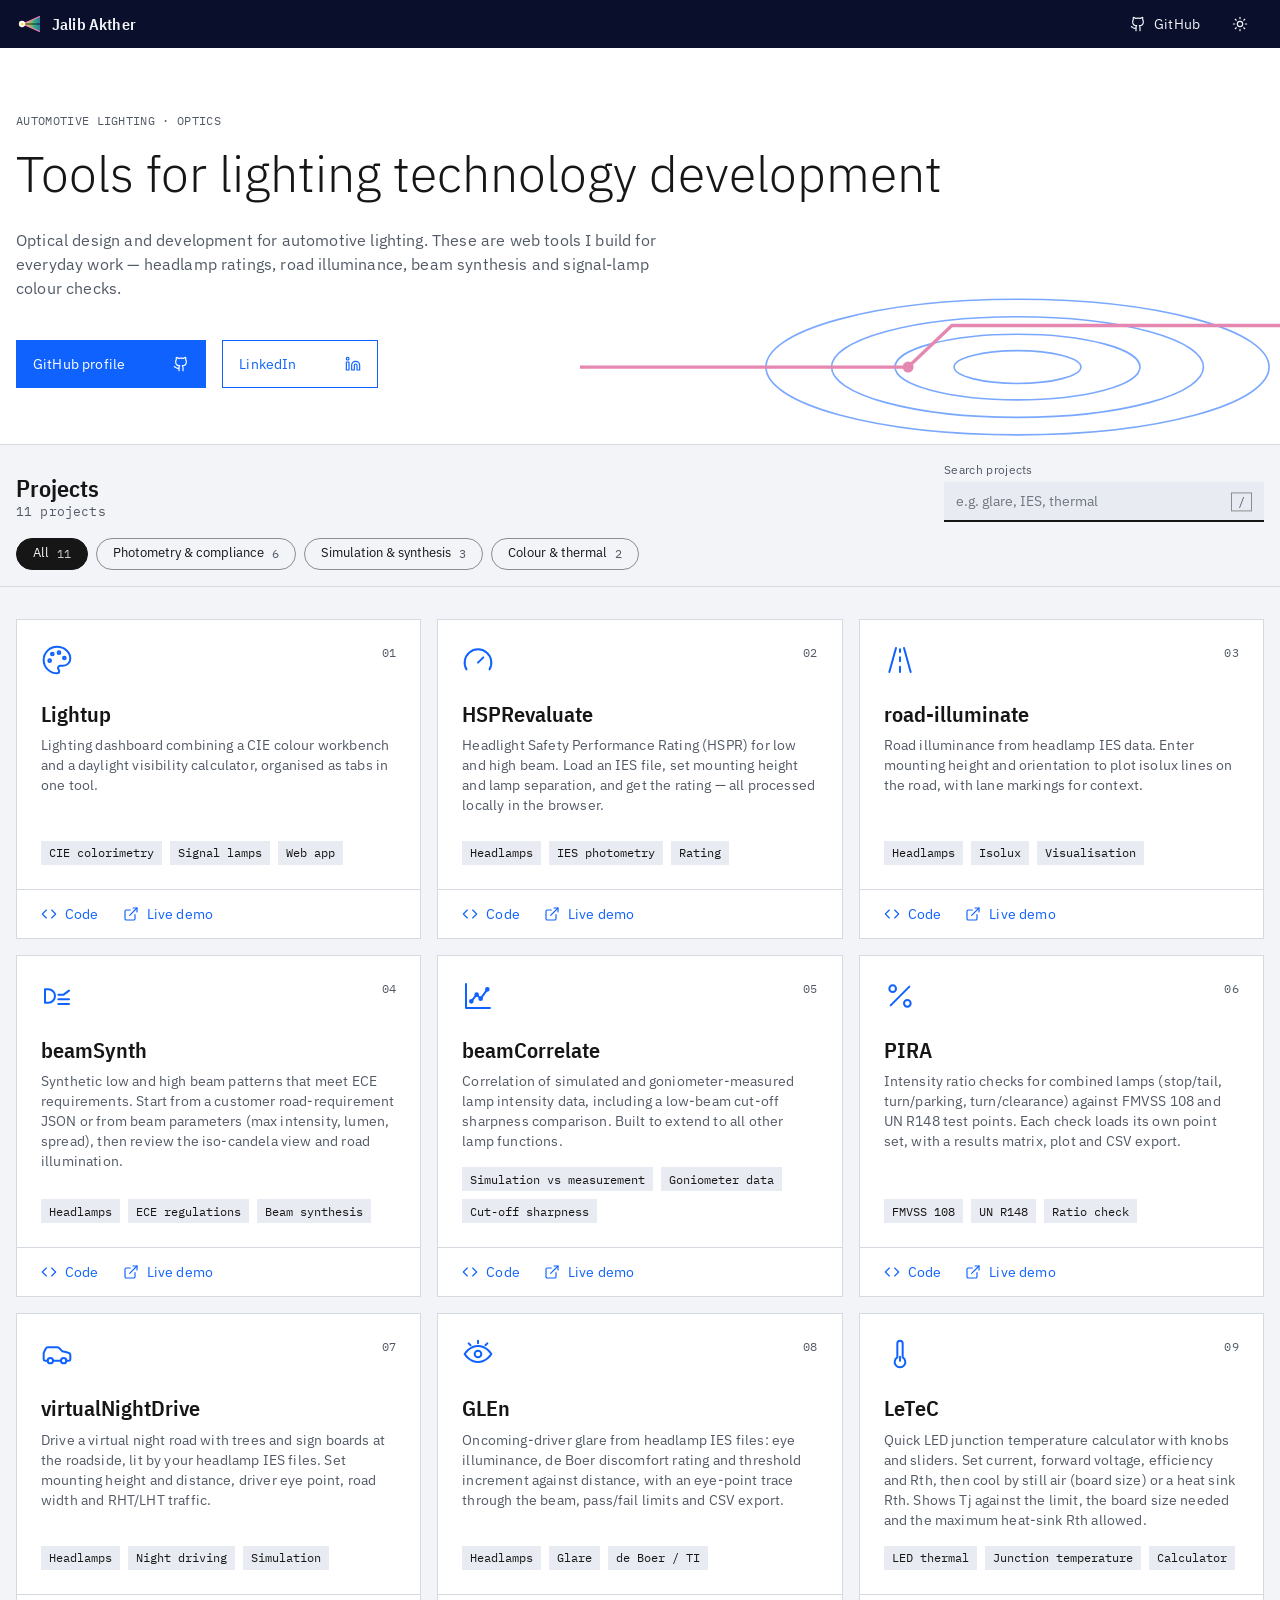
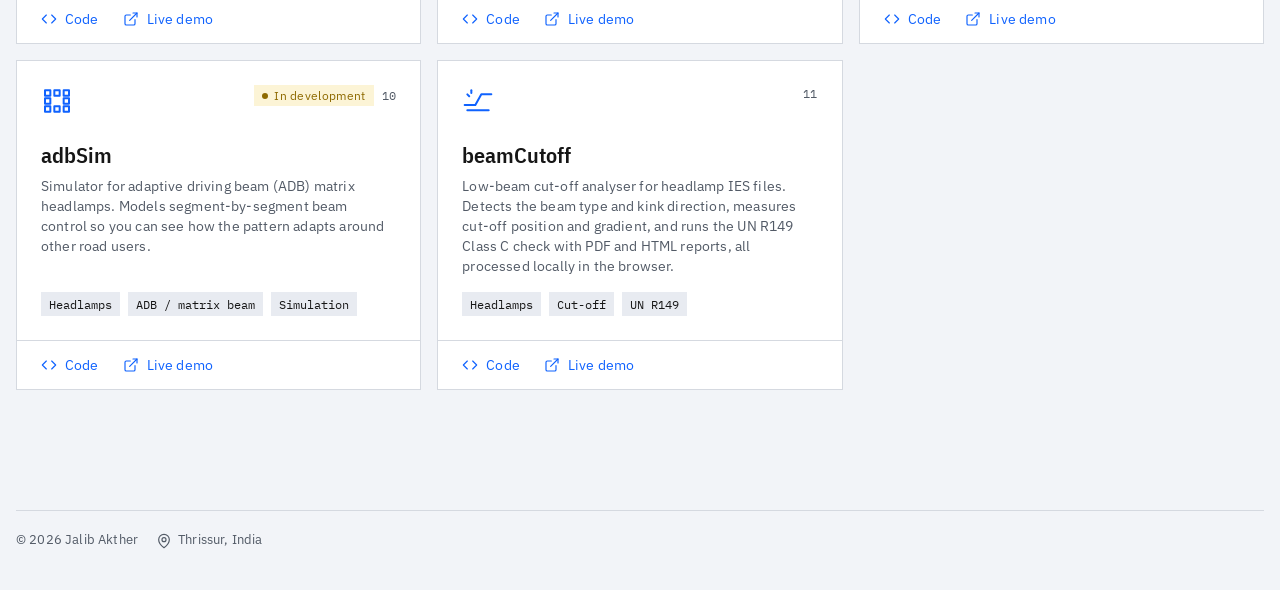
<file: index.html>
<!doctype html>
<html lang="en">
<head>
<meta charset="utf-8">
<meta name="viewport" content="width=device-width, initial-scale=1">
<title>Jalib Akther · Projects</title>
<meta name="description" content="Automotive lighting tools by Jalib Akther – optical design, photometry and colorimetry.">
<meta name="theme-color" content="#0a0f2c">
<link rel="icon" type="image/svg+xml" href="favicon.svg">
<link rel="preconnect" href="https://fonts.googleapis.com">
<link rel="preconnect" href="https://fonts.gstatic.com" crossorigin>
<link href="https://fonts.googleapis.com/css2?family=IBM+Plex+Mono:wght@400;500&family=IBM+Plex+Sans:wght@300;400;600&family=IBM+Plex+Sans+Condensed:wght@500;600&display=swap" rel="stylesheet">
<script>
  /* Apply a saved theme before first paint to avoid a flash. */
  try { var t = localStorage.getItem('theme'); if (t === 'light' || t === 'dark') document.documentElement.setAttribute('data-theme', t); } catch (e) {}
</script>
<style>
  /* Carbon tokens, layered the way beamCutoff does it: grey page, white layers, 1px rules, square corners. */
  :root {
    --cds-background: #f2f4f8;
    --cds-layer-01: #ffffff;
    --cds-layer-02: #e8ebf1;
    --cds-layer-hover-01: #f7f9fc;
    --cds-text-primary: #161616;
    --cds-text-secondary: #525a66;
    --cds-text-on-color: #ffffff;
    --cds-border-subtle: #d5d9e0;
    --cds-border-strong: #8d8d8d;
    --cds-button-primary: #0f62fe;
    --cds-button-primary-hover: #0353e9;
    --cds-button-primary-active: #002d9c;
    --cds-link-primary: #0f62fe;
    --cds-link-primary-hover: #0043ce;
    --cds-focus: #0f62fe;
    --cds-support-warning: #8e6a00;
    --cds-support-warning-bg: #fcf4d6;
    --cds-cut: #d02670;
    --cds-shell: #0a0f2c;
    --cds-shell-text: #f2f4f8;
    --font-display: "IBM Plex Sans Condensed", "IBM Plex Sans", "Arial Narrow", sans-serif;
    --font-body: "IBM Plex Sans", "Segoe UI", Roboto, Helvetica, Arial, sans-serif;
    --font-mono: "IBM Plex Mono", ui-monospace, "SFMono-Regular", Consolas, monospace;
    --radius: 0px;
    color-scheme: light;
  }
  @media (prefers-color-scheme: dark) {
    :root:not([data-theme="light"]) {
      --cds-background: #121417; --cds-layer-01: #1d2025; --cds-layer-02: #272b31; --cds-layer-hover-01: #23272d;
      --cds-text-primary: #f2f4f8; --cds-text-secondary: #b4bac4; --cds-border-subtle: #363b43; --cds-border-strong: #6f6f6f;
      --cds-link-primary: #78a9ff; --cds-link-primary-hover: #a6c8ff; --cds-focus: #ffffff;
      --cds-support-warning: #f1c21b; --cds-support-warning-bg: #3d3000; --cds-cut: #ff7eb6; --cds-shell: #060914;
      color-scheme: dark;
    }
  }
  :root[data-theme="dark"] {
    --cds-background: #121417; --cds-layer-01: #1d2025; --cds-layer-02: #272b31; --cds-layer-hover-01: #23272d;
    --cds-text-primary: #f2f4f8; --cds-text-secondary: #b4bac4; --cds-border-subtle: #363b43; --cds-border-strong: #6f6f6f;
    --cds-link-primary: #78a9ff; --cds-link-primary-hover: #a6c8ff; --cds-focus: #ffffff;
    --cds-support-warning: #f1c21b; --cds-support-warning-bg: #3d3000; --cds-cut: #ff7eb6; --cds-shell: #060914;
    color-scheme: dark;
  }

  * { box-sizing: border-box; }
  html { scroll-behavior: smooth; scroll-padding-top: 112px; }
  body {
    margin: 0; background: var(--cds-background); color: var(--cds-text-primary);
    font-family: var(--font-body); font-size: 14px; line-height: 1.43; letter-spacing: 0.16px;
    -webkit-font-smoothing: antialiased;
  }
  a, button, input { transition: all 0.15s ease; }
  :focus-visible { outline: 2px solid var(--cds-focus); outline-offset: 2px; }
  .skip { position: absolute; left: 16px; top: -64px; z-index: 20; background: var(--cds-button-primary); color: #fff; padding: 12px 16px; text-decoration: none; }
  .skip:focus { top: 8px; }

  /* Icons */
  .i { width: 16px; height: 16px; flex-shrink: 0; fill: none; stroke: currentColor; stroke-width: 1.75; stroke-linecap: round; stroke-linejoin: round; }
  .i.lg { width: 32px; height: 32px; stroke-width: 1.5; }

  .wrap { max-width: 1312px; margin: 0 auto; padding: 0 16px; }

  /* ── Shell bar ── */
  .shell { position: sticky; top: 0; z-index: 10; background: var(--cds-shell); color: var(--cds-shell-text); }
  .shell .wrap { display: flex; align-items: center; justify-content: space-between; height: 48px; }
  .shell-name { display: flex; align-items: center; gap: 12px; font-family: var(--font-display); font-weight: 600; font-size: 16px; letter-spacing: 0.01em; }
  .shell-name img { width: 24px; height: 24px; display: block; }
  .shell-actions { display: flex; align-items: center; }
  .shell a, .shell button {
    display: inline-flex; align-items: center; gap: 8px; height: 48px; padding: 0 16px; border: 0; border-radius: 0;
    background: transparent; color: var(--cds-shell-text); font: inherit; font-size: 14px; text-decoration: none; cursor: pointer;
  }
  .shell a:hover, .shell button:hover { background: #2a3050; }
  .shell :focus-visible { outline-color: #fff; outline-offset: -2px; }
  #theme .moon { display: none; }
  :root[data-theme="dark"] #theme .sun { display: none; }
  :root[data-theme="dark"] #theme .moon { display: block; }
  @media (prefers-color-scheme: dark) {
    :root:not([data-theme="light"]) #theme .sun { display: none; }
    :root:not([data-theme="light"]) #theme .moon { display: block; }
  }

  /* ── Hero ── */
  .hero { position: relative; overflow: hidden; padding: 64px 0 56px; border-bottom: 1px solid var(--cds-border-subtle); background: var(--cds-layer-01); }
  .hero .wrap { position: relative; z-index: 1; }
  .eyebrow { font-family: var(--font-mono); font-size: 12px; letter-spacing: 0.32px; text-transform: uppercase; color: var(--cds-text-secondary); margin: 0 0 16px; }
  h1 { font-weight: 300; font-size: clamp(36px, 5vw, 56px); line-height: 1.17; letter-spacing: 0; margin: 0 0 24px; max-width: 18ch; text-wrap: balance; }
  @media (min-width: 1056px) { h1 { font-size: min(3.9vw, 56px); white-space: nowrap; max-width: none; } }
  .intro { color: var(--cds-text-secondary); font-size: 16px; line-height: 1.5; max-width: 640px; margin: 0 0 40px; }
  .links { display: flex; flex-wrap: wrap; gap: 16px; }
  .btn {
    display: inline-flex; align-items: center; justify-content: space-between; gap: 48px; min-height: 48px; padding: 0 16px;
    border-radius: var(--radius); border: 1px solid transparent; background: var(--cds-button-primary); color: var(--cds-text-on-color);
    font: inherit; font-size: 14px; text-decoration: none; cursor: pointer;
  }
  .btn:hover { background: var(--cds-button-primary-hover); }
  .btn:active { background: var(--cds-button-primary-active); }
  .btn.secondary { background: transparent; border-color: var(--cds-button-primary); color: var(--cds-link-primary); }
  .btn.secondary:hover { background: var(--cds-button-primary); color: var(--cds-text-on-color); }

  /* Decorative iso-candela motif with a cut-off line, echoing beamCutoff. */
  .motif { position: absolute; right: 0; bottom: 0; width: min(58%, 700px); height: auto; color: var(--cds-button-primary); opacity: 0.55; pointer-events: none; }
  .motif .cut { stroke: var(--cds-cut); }
  @media (max-width: 1055px) { .motif { opacity: 0.25; width: 90%; } }

  /* ── Toolbar ── */
  .toolbar { background: var(--cds-background); border-bottom: 1px solid var(--cds-border-subtle); }
  .toolbar .wrap { display: flex; flex-wrap: wrap; align-items: flex-end; gap: 16px 24px; padding-top: 16px; padding-bottom: 16px; }
  @media (min-width: 672px) { .toolbar { position: sticky; top: 48px; z-index: 9; } }
  .tool-title { margin-right: auto; }
  h2 { font-family: var(--font-display); font-weight: 600; font-size: 24px; line-height: 1.25; letter-spacing: 0; margin: 0; }
  .count { color: var(--cds-text-secondary); font-size: 13px; margin: 0; font-family: var(--font-mono); }
  .field { width: 100%; max-width: 320px; }
  .field label { display: block; font-size: 12px; letter-spacing: 0.32px; color: var(--cds-text-secondary); margin-bottom: 4px; }
  .field .box { position: relative; }
  .field input {
    width: 100%; height: 40px; padding: 0 56px 0 12px; border: 0; border-radius: 0; border-bottom: 2px solid var(--cds-text-primary);
    background: var(--cds-layer-02); color: var(--cds-text-primary); font: inherit; font-size: 14px;
  }
  .field input::placeholder { color: var(--cds-text-secondary); opacity: .8; }
  .field input:hover { background: var(--cds-layer-hover-01); }
  .field input:focus { outline: 2px solid var(--cds-focus); outline-offset: -2px; }
  .kbd { position: absolute; right: 12px; top: 50%; transform: translateY(-50%); font-family: var(--font-mono); font-size: 12px; color: var(--cds-text-secondary); border: 1px solid var(--cds-border-strong); padding: 0 6px; pointer-events: none; }
  .chips { display: flex; flex-wrap: wrap; gap: 8px; width: 100%; }
  .chip {
    display: inline-flex; align-items: center; gap: 8px; min-height: 32px; padding: 0 16px; border: 1px solid var(--cds-border-strong); border-radius: 16px;
    background: transparent; color: var(--cds-text-primary); font: inherit; font-size: 13px; cursor: pointer;
  }
  .chip b { font-family: var(--font-mono); font-weight: 400; font-size: 12px; color: var(--cds-text-secondary); }
  .chip:hover { background: var(--cds-layer-02); }
  .chip[aria-pressed="true"] { background: var(--cds-text-primary); border-color: var(--cds-text-primary); color: var(--cds-background); }
  .chip[aria-pressed="true"] b { color: inherit; opacity: .8; }
  @media (max-width: 671px) { .chips { flex-wrap: nowrap; overflow-x: auto; padding-bottom: 4px; } .chip { flex-shrink: 0; } .field { max-width: none; } }

  /* ── Projects ── */
  .projects { padding: 32px 0 64px; }
  .grid { display: grid; gap: 16px; grid-template-columns: 1fr; counter-reset: card; }
  @media (min-width: 672px)  { .grid { grid-template-columns: repeat(2, 1fr); } }
  @media (min-width: 1056px) { .grid { grid-template-columns: repeat(3, 1fr); } }

  .card {
    counter-increment: card; position: relative; display: flex; flex-direction: column; min-height: 320px; padding: 24px 24px 0;
    background: var(--cds-layer-01); border: 1px solid var(--cds-border-subtle); border-radius: 0;
  }
  .card:hover { background: var(--cds-layer-hover-01); border-color: var(--cds-button-primary); }
  .card[hidden] { display: none; }
  .card-top { display: flex; align-items: flex-start; justify-content: space-between; gap: 8px; margin-bottom: 24px; color: var(--cds-button-primary); }
  .card-meta { display: flex; align-items: center; gap: 8px; font-family: var(--font-mono); font-size: 12px; letter-spacing: 0.32px; color: var(--cds-text-secondary); }
  .card-meta::after { content: counter(card, decimal-leading-zero); }
  .status { order: -1; font-family: var(--font-body); font-size: 12px; padding: 2px 8px; background: var(--cds-support-warning-bg); color: var(--cds-support-warning); }
  .status::before { content: ""; display: inline-block; width: 6px; height: 6px; margin-right: 6px; background: currentColor; border-radius: 50%; vertical-align: 1px; }
  .card h3 { margin: 0 0 8px; font-family: var(--font-display); font-size: 22px; font-weight: 600; line-height: 1.25; letter-spacing: 0; }
  .card h3 a { color: inherit; text-decoration: none; }
  .card h3 a::after { content: ""; position: absolute; inset: 0; cursor: pointer; }  /* whole card opens the live demo */
  .card h3 a:focus-visible { outline: none; }
  .card h3 a:focus-visible::after { outline: 2px solid var(--cds-focus); outline-offset: 2px; }
  .card:hover h3 a { color: var(--cds-link-primary); }
  .card p { margin: 0 0 16px; color: var(--cds-text-secondary); font-size: 14px; flex: 1; }
  .tags { display: flex; flex-wrap: wrap; gap: 8px; margin-bottom: 24px; }
  .tag { display: inline-flex; align-items: center; height: 24px; padding: 0 8px; background: var(--cds-layer-02); color: var(--cds-text-primary); font-family: var(--font-mono); font-size: 12px; letter-spacing: 0; }
  .card-links { position: relative; z-index: 1; display: flex; gap: 24px; margin: 0 -24px; padding: 0 24px; border-top: 1px solid var(--cds-border-subtle); }
  .card-links a { display: inline-flex; align-items: center; gap: 8px; min-height: 48px; color: var(--cds-link-primary); text-decoration: none; font-size: 14px; cursor: pointer; }
  .card-links a:hover { color: var(--cds-link-primary-hover); text-decoration: underline; }

  .empty { display: none; padding: 48px 24px; text-align: center; color: var(--cds-text-secondary); font-size: 16px; background: var(--cds-layer-01); border: 1px dashed var(--cds-border-strong); }
  .empty.show { display: block; }
  .empty .btn { margin-top: 16px; }

  /* ── Footer (unchanged) ── */
  footer {
    margin-top: 56px; padding-top: 20px; border-top: 1px solid var(--cds-border-subtle);
    color: var(--cds-text-secondary); font-size: 13px;
    display: flex; flex-wrap: wrap; gap: 6px 18px; align-items: center;
  }
  footer span { display: inline-flex; align-items: center; gap: 6px; }
  .foot { padding-bottom: 40px; }

  @media (max-width: 671px) {
    .hero { padding: 40px 0 40px; }
    .btn { width: 100%; }
    .card { min-height: 0; }
    .kbd { display: none; }
    .motif { display: none; }
  }
  @media (prefers-reduced-motion: reduce) { * { transition: none !important; scroll-behavior: auto !important; } }
</style>
</head>
<body>
<a class="skip" href="#projects">Skip to projects</a>

<!-- Icon library (Lucide-style, MIT). Use with: <svg class="i"><use href="#icon-NAME"/></svg> -->
<svg width="0" height="0" style="position:absolute" aria-hidden="true">
  <symbol id="icon-github" viewBox="0 0 24 24"><path d="M15 22v-4a4.8 4.8 0 0 0-1-3.5c3 0 6-2 6-5.5.08-1.25-.27-2.48-1-3.5.28-1.15.28-2.35 0-3.5 0 0-1 0-3 1.5-2.64-.5-5.36-.5-8 0C6 2 5 2 5 2c-.3 1.15-.3 2.35 0 3.5A5.4 5.4 0 0 0 4 9c0 3.5 3 5.5 6 5.5-.39.49-.68 1.05-.85 1.65-.17.6-.22 1.23-.15 1.85v4"/><path d="M9 18c-4.51 2-5-2-7-2"/></symbol>
  <symbol id="icon-linkedin" viewBox="0 0 24 24"><path d="M16 8a6 6 0 0 1 6 6v7h-4v-7a2 2 0 0 0-4 0v7h-4v-7a6 6 0 0 1 6-6z"/><rect width="4" height="12" x="2" y="9"/><circle cx="4" cy="4" r="2"/></symbol>
  <symbol id="icon-sun" viewBox="0 0 24 24"><circle cx="12" cy="12" r="4"/><path d="M12 2v2M12 20v2M4.93 4.93l1.41 1.41M17.66 17.66l1.41 1.41M2 12h2M20 12h2M4.93 19.07l1.41-1.41M17.66 6.34l1.41-1.41"/></symbol>
  <symbol id="icon-moon" viewBox="0 0 24 24"><path d="M12 3a6 6 0 0 0 9 9 9 9 0 1 1-9-9Z"/></symbol>
  <symbol id="icon-palette" viewBox="0 0 24 24"><circle cx="13.5" cy="6.5" r="1"/><circle cx="17.5" cy="10.5" r="1"/><circle cx="8.5" cy="7.5" r="1"/><circle cx="6.5" cy="12.5" r="1"/><path d="M12 2C6.5 2 2 6.5 2 12s4.5 10 10 10c.93 0 1.65-.75 1.65-1.69 0-.44-.18-.84-.44-1.13-.29-.29-.44-.65-.44-1.13a1.64 1.64 0 0 1 1.67-1.67h2c3.05 0 5.55-2.5 5.55-5.55C21.97 6.01 17.46 2 12 2z"/></symbol>
  <symbol id="icon-gauge" viewBox="0 0 24 24"><path d="m12 14 4-4"/><path d="M3.34 19a10 10 0 1 1 17.32 0"/></symbol>
  <symbol id="icon-road" viewBox="0 0 24 24"><path d="M4 21 9 3"/><path d="M20 21 15 3"/><path d="M12 4v2"/><path d="M12 10v3"/><path d="M12 17v4"/></symbol>
  <symbol id="icon-beam" viewBox="0 0 24 24"><path d="M3 7h2.5a5 5 0 0 1 0 10H3z"/><path d="M13 11h4l4-3"/><path d="M13 14.5h8"/><path d="M13 18h8"/></symbol>
  <symbol id="icon-correlate" viewBox="0 0 24 24"><path d="M3 3v18h18"/><path d="m7 16 4-5 3 3 5-7"/><circle cx="7" cy="16" r="1"/><circle cx="11" cy="11" r="1"/><circle cx="14" cy="14" r="1"/><circle cx="19" cy="7" r="1"/></symbol>
  <symbol id="icon-ratio" viewBox="0 0 24 24"><line x1="19" x2="5" y1="5" y2="19"/><circle cx="6.5" cy="6.5" r="2.5"/><circle cx="17.5" cy="17.5" r="2.5"/></symbol>
  <symbol id="icon-drive" viewBox="0 0 24 24"><path d="M19 17h2c.6 0 1-.4 1-1v-3c0-.9-.7-1.7-1.5-1.9C18.7 10.6 16 10 16 10s-1.3-1.4-2.2-2.3c-.5-.4-1.1-.7-1.8-.7H5c-.6 0-1.1.4-1.4.9l-1.4 2.9A3.7 3.7 0 0 0 2 12v4c0 .6.4 1 1 1h2"/><circle cx="7" cy="17" r="2"/><path d="M9 17h6"/><circle cx="17" cy="17" r="2"/></symbol>
  <symbol id="icon-glare" viewBox="0 0 24 24"><path d="M2 12s3.5-6 10-6 10 6 10 6-3.5 6-10 6S2 12 2 12z"/><circle cx="12" cy="12" r="2.5"/><path d="M12 2v2"/><path d="m5 4 1.4 1.4"/><path d="m19 4-1.4 1.4"/></symbol>
  <symbol id="icon-thermo" viewBox="0 0 24 24"><path d="M14 4v10.54a4 4 0 1 1-4 0V4a2 2 0 0 1 4 0Z"/><path d="M12 14v3"/></symbol>
  <symbol id="icon-matrix" viewBox="0 0 24 24"><rect x="3" y="4" width="4" height="4"/><rect x="10" y="4" width="4" height="4"/><rect x="17" y="4" width="4" height="4"/><rect x="3" y="10" width="4" height="4"/><rect x="17" y="10" width="4" height="4"/><rect x="3" y="16" width="4" height="4"/><rect x="10" y="16" width="4" height="4"/><rect x="17" y="16" width="4" height="4"/></symbol>
  <symbol id="icon-cutoff" viewBox="0 0 24 24"><path d="M2 15h8l4.5-8H22"/><path d="M4 19h16"/><path d="M7 4v2"/><path d="M4 7l1.4 1.4"/></symbol>
  <symbol id="icon-code" viewBox="0 0 24 24"><polyline points="16 18 22 12 16 6"/><polyline points="8 6 2 12 8 18"/></symbol>
  <symbol id="icon-external" viewBox="0 0 24 24"><path d="M15 3h6v6"/><path d="M10 14 21 3"/><path d="M18 13v6a2 2 0 0 1-2 2H5a2 2 0 0 1-2-2V8a2 2 0 0 1 2-2h6"/></symbol>
  <symbol id="icon-pin" viewBox="0 0 24 24"><path d="M20 10c0 6-8 12-8 12s-8-6-8-12a8 8 0 0 1 16 0Z"/><circle cx="12" cy="10" r="3"/></symbol>
</svg>

<!-- UI shell bar -->
<div class="shell">
  <div class="wrap">
    <span class="shell-name"><img src="favicon.svg" alt="" width="24" height="24"> Jalib Akther</span>
    <div class="shell-actions">
      <a href="https://github.com/jalibakthermk"><svg class="i"><use href="#icon-github"/></svg> <span>GitHub</span></a>
      <button type="button" id="theme" aria-label="Toggle light and dark theme" title="Toggle light / dark">
        <svg class="i sun"><use href="#icon-sun"/></svg><svg class="i moon"><use href="#icon-moon"/></svg>
      </button>
    </div>
  </div>
</div>

<main>
  <header class="hero">
    <svg class="motif" viewBox="0 0 640 220" fill="none" stroke="currentColor" stroke-width="1.5" aria-hidden="true">
      <ellipse cx="400" cy="150" rx="230" ry="62"/>
      <ellipse cx="400" cy="150" rx="170" ry="46"/>
      <ellipse cx="400" cy="150" rx="112" ry="30"/>
      <ellipse cx="400" cy="150" rx="58"  ry="15"/>
      <path class="cut" stroke-width="3" stroke-linecap="round" stroke-linejoin="round" d="M0 150H300L340 112H640"/>
      <circle cx="300" cy="150" r="5" fill="var(--cds-cut)" stroke="none"/>
    </svg>
    <div class="wrap">
      <p class="eyebrow">Automotive lighting · optics</p>
      <h1>Tools for lighting technology development</h1>
      <p class="intro">
        Optical design and development for automotive lighting. These are web tools I build
        for everyday work — headlamp ratings, road illuminance, beam synthesis and
        signal-lamp colour checks.
      </p>
      <div class="links">
        <a class="btn" href="https://github.com/jalibakthermk">
          GitHub profile <svg class="i"><use href="#icon-github"/></svg>
        </a>
        <a class="btn secondary" href="https://www.linkedin.com/in/jalibakthermk">
          LinkedIn <svg class="i"><use href="#icon-linkedin"/></svg>
        </a>
      </div>
    </div>
  </header>

  <!-- Toolbar: search + category filters (state is kept in the URL hash so a filtered view can be shared) -->
  <div class="toolbar" id="projects">
    <div class="wrap">
      <div class="tool-title">
        <h2>Projects</h2>
        <p class="count" id="count" aria-live="polite"></p>
      </div>
      <div class="field">
        <label for="filter">Search projects</label>
        <div class="box">
          <input id="filter" type="search" placeholder="e.g. glare, IES, thermal" autocomplete="off">
          <span class="kbd" aria-hidden="true">/</span>
        </div>
      </div>
      <div class="chips" role="group" aria-label="Filter by category">
        <button type="button" class="chip" data-cat="all" aria-pressed="true">All <b></b></button>
        <button type="button" class="chip" data-cat="photometry" aria-pressed="false">Photometry &amp; compliance <b></b></button>
        <button type="button" class="chip" data-cat="simulation" aria-pressed="false">Simulation &amp; synthesis <b></b></button>
        <button type="button" class="chip" data-cat="colour" aria-pressed="false">Colour &amp; thermal <b></b></button>
      </div>
    </div>
  </div>

  <section class="projects">
    <div class="wrap">
      <div class="grid" id="grid">

        <!-- ===== Project card: copy this block to add a new project =====
             data-cat is one of: photometry | simulation | colour
             The title links to the live demo (the whole card is clickable).
             Add <span class="status">In development</span> inside .card-meta for work in progress. -->
        <article class="card" data-cat="colour">
          <div class="card-top"><svg class="i lg"><use href="#icon-palette"/></svg><span class="card-meta"></span></div>
          <h3><a href="https://jalibakthermk.github.io/Lightup/">Lightup</a></h3>
          <p>Lighting dashboard combining a CIE colour workbench and a daylight visibility calculator, organised as tabs in one tool.</p>
          <div class="tags">
            <span class="tag">CIE colorimetry</span>
            <span class="tag">Signal lamps</span>
            <span class="tag">Web app</span>
          </div>
          <div class="card-links">
            <a href="https://github.com/jalibakthermk/Lightup"><svg class="i"><use href="#icon-code"/></svg> Code</a>
            <a href="https://jalibakthermk.github.io/Lightup/"><svg class="i"><use href="#icon-external"/></svg> Live demo</a>
          </div>
        </article>
        <!-- ===== end of card ===== -->

        <article class="card" data-cat="photometry">
          <div class="card-top"><svg class="i lg"><use href="#icon-gauge"/></svg><span class="card-meta"></span></div>
          <h3><a href="https://jalibakthermk.github.io/HSPRevaluate/">HSPRevaluate</a></h3>
          <p>Headlight Safety Performance Rating (HSPR) for low and high beam. Load an IES file, set mounting height and lamp separation, and get the rating — all processed locally in the browser.</p>
          <div class="tags">
            <span class="tag">Headlamps</span>
            <span class="tag">IES photometry</span>
            <span class="tag">Rating</span>
          </div>
          <div class="card-links">
            <a href="https://github.com/jalibakthermk/HSPRevaluate"><svg class="i"><use href="#icon-code"/></svg> Code</a>
            <a href="https://jalibakthermk.github.io/HSPRevaluate/"><svg class="i"><use href="#icon-external"/></svg> Live demo</a>
          </div>
        </article>

        <article class="card" data-cat="photometry">
          <div class="card-top"><svg class="i lg"><use href="#icon-road"/></svg><span class="card-meta"></span></div>
          <h3><a href="https://jalibakthermk.github.io/Road-illuminate/">road-illuminate</a></h3>
          <p>Road illuminance from headlamp IES data. Enter mounting height and orientation to plot isolux lines on the road, with lane markings for context.</p>
          <div class="tags">
            <span class="tag">Headlamps</span>
            <span class="tag">Isolux</span>
            <span class="tag">Visualisation</span>
          </div>
          <div class="card-links">
            <a href="https://github.com/jalibakthermk/Road-illuminate"><svg class="i"><use href="#icon-code"/></svg> Code</a>
            <a href="https://jalibakthermk.github.io/Road-illuminate/"><svg class="i"><use href="#icon-external"/></svg> Live demo</a>
          </div>
        </article>

        <article class="card" data-cat="simulation">
          <div class="card-top"><svg class="i lg"><use href="#icon-beam"/></svg><span class="card-meta"></span></div>
          <h3><a href="https://jalibakthermk.github.io/beamSynth/">beamSynth</a></h3>
          <p>Synthetic low and high beam patterns that meet ECE requirements. Start from a customer road-requirement JSON or from beam parameters (max intensity, lumen, spread), then review the iso-candela view and road illumination.</p>
          <div class="tags">
            <span class="tag">Headlamps</span>
            <span class="tag">ECE regulations</span>
            <span class="tag">Beam synthesis</span>
          </div>
          <div class="card-links">
            <a href="https://github.com/jalibakthermk/beamSynth"><svg class="i"><use href="#icon-code"/></svg> Code</a>
            <a href="https://jalibakthermk.github.io/beamSynth/"><svg class="i"><use href="#icon-external"/></svg> Live demo</a>
          </div>
        </article>

        <article class="card" data-cat="photometry">
          <div class="card-top"><svg class="i lg"><use href="#icon-correlate"/></svg><span class="card-meta"></span></div>
          <h3><a href="https://jalibakthermk.github.io/beamCorrelate/">beamCorrelate</a></h3>
          <p>Correlation of simulated and goniometer-measured lamp intensity data, including a low-beam cut-off sharpness comparison. Built to extend to all other lamp functions.</p>
          <div class="tags">
            <span class="tag">Simulation vs measurement</span>
            <span class="tag">Goniometer data</span>
            <span class="tag">Cut-off sharpness</span>
          </div>
          <div class="card-links">
            <a href="https://github.com/jalibakthermk/beamCorrelate"><svg class="i"><use href="#icon-code"/></svg> Code</a>
            <a href="https://jalibakthermk.github.io/beamCorrelate/"><svg class="i"><use href="#icon-external"/></svg> Live demo</a>
          </div>
        </article>

        <article class="card" data-cat="photometry">
          <div class="card-top"><svg class="i lg"><use href="#icon-ratio"/></svg><span class="card-meta"></span></div>
          <h3><a href="https://jalibakthermk.github.io/PIRA/">PIRA</a></h3>
          <p>Intensity ratio checks for combined lamps (stop/tail, turn/parking, turn/clearance) against FMVSS 108 and UN R148 test points. Each check loads its own point set, with a results matrix, plot and CSV export.</p>
          <div class="tags">
            <span class="tag">FMVSS 108</span>
            <span class="tag">UN R148</span>
            <span class="tag">Ratio check</span>
          </div>
          <div class="card-links">
            <a href="https://github.com/jalibakthermk/PIRA"><svg class="i"><use href="#icon-code"/></svg> Code</a>
            <a href="https://jalibakthermk.github.io/PIRA/"><svg class="i"><use href="#icon-external"/></svg> Live demo</a>
          </div>
        </article>

        <article class="card" data-cat="simulation">
          <div class="card-top"><svg class="i lg"><use href="#icon-drive"/></svg><span class="card-meta"></span></div>
          <h3><a href="https://jalibakthermk.github.io/virtualNightDrive/">virtualNightDrive</a></h3>
          <p>Drive a virtual night road with trees and sign boards at the roadside, lit by your headlamp IES files. Set mounting height and distance, driver eye point, road width and RHT/LHT traffic.</p>
          <div class="tags">
            <span class="tag">Headlamps</span>
            <span class="tag">Night driving</span>
            <span class="tag">Simulation</span>
          </div>
          <div class="card-links">
            <a href="https://github.com/jalibakthermk/virtualNightDrive"><svg class="i"><use href="#icon-code"/></svg> Code</a>
            <a href="https://jalibakthermk.github.io/virtualNightDrive/"><svg class="i"><use href="#icon-external"/></svg> Live demo</a>
          </div>
        </article>

        <article class="card" data-cat="photometry">
          <div class="card-top"><svg class="i lg"><use href="#icon-glare"/></svg><span class="card-meta"></span></div>
          <h3><a href="https://jalibakthermk.github.io/Glen/">GLEn</a></h3>
          <p>Oncoming-driver glare from headlamp IES files: eye illuminance, de Boer discomfort rating and threshold increment against distance, with an eye-point trace through the beam, pass/fail limits and CSV export.</p>
          <div class="tags">
            <span class="tag">Headlamps</span>
            <span class="tag">Glare</span>
            <span class="tag">de Boer / TI</span>
          </div>
          <div class="card-links">
            <a href="https://github.com/jalibakthermk/Glen"><svg class="i"><use href="#icon-code"/></svg> Code</a>
            <a href="https://jalibakthermk.github.io/Glen/"><svg class="i"><use href="#icon-external"/></svg> Live demo</a>
          </div>
        </article>

        <article class="card" data-cat="colour">
          <div class="card-top"><svg class="i lg"><use href="#icon-thermo"/></svg><span class="card-meta"></span></div>
          <h3><a href="https://jalibakthermk.github.io/LeTeC/">LeTeC</a></h3>
          <p>Quick LED junction temperature calculator with knobs and sliders. Set current, forward voltage, efficiency and Rth, then cool by still air (board size) or a heat sink Rth. Shows Tj against the limit, the board size needed and the maximum heat-sink Rth allowed.</p>
          <div class="tags">
            <span class="tag">LED thermal</span>
            <span class="tag">Junction temperature</span>
            <span class="tag">Calculator</span>
          </div>
          <div class="card-links">
            <a href="https://github.com/jalibakthermk/LeTeC"><svg class="i"><use href="#icon-code"/></svg> Code</a>
            <a href="https://jalibakthermk.github.io/LeTeC/"><svg class="i"><use href="#icon-external"/></svg> Live demo</a>
          </div>
        </article>

        <article class="card" data-cat="simulation">
          <div class="card-top"><svg class="i lg"><use href="#icon-matrix"/></svg><span class="card-meta"><span class="status">In development</span></span></div>
          <h3><a href="https://jalibakthermk.github.io/adbSim/">adbSim</a></h3>
          <p>Simulator for adaptive driving beam (ADB) matrix headlamps. Models segment-by-segment beam control so you can see how the pattern adapts around other road users.</p>
          <div class="tags">
            <span class="tag">Headlamps</span>
            <span class="tag">ADB / matrix beam</span>
            <span class="tag">Simulation</span>
          </div>
          <div class="card-links">
            <a href="https://github.com/jalibakthermk/adbSim"><svg class="i"><use href="#icon-code"/></svg> Code</a>
            <a href="https://jalibakthermk.github.io/adbSim/"><svg class="i"><use href="#icon-external"/></svg> Live demo</a>
          </div>
        </article>

        <article class="card" data-cat="photometry">
          <div class="card-top"><svg class="i lg"><use href="#icon-cutoff"/></svg><span class="card-meta"></span></div>
          <h3><a href="https://jalibakthermk.github.io/beamCutoff/">beamCutoff</a></h3>
          <p>Low-beam cut-off analyser for headlamp IES files. Detects the beam type and kink direction, measures cut-off position and gradient, and runs the UN R149 Class C check with PDF and HTML reports, all processed locally in the browser.</p>
          <div class="tags">
            <span class="tag">Headlamps</span>
            <span class="tag">Cut-off</span>
            <span class="tag">UN R149</span>
          </div>
          <div class="card-links">
            <a href="https://github.com/jalibakthermk/beamCutoff"><svg class="i"><use href="#icon-code"/></svg> Code</a>
            <a href="https://jalibakthermk.github.io/beamCutoff/"><svg class="i"><use href="#icon-external"/></svg> Live demo</a>
          </div>
        </article>

      </div>
      <div class="empty" id="empty">
        <div>No projects match your search.</div>
        <button type="button" class="btn" id="reset">Clear filters</button>
      </div>
    </div>
  </section>
</main>

<div class="wrap foot">
  <footer>
    <span>© 2026 Jalib Akther</span>
    <span><svg class="i sm"><use href="#icon-pin"/></svg> Thrissur, India</span>
  </footer>
</div>

<script>
  (function () {
    var input = document.getElementById('filter');
    var cards = Array.prototype.slice.call(document.querySelectorAll('#grid .card'));
    var chips = Array.prototype.slice.call(document.querySelectorAll('.chip'));
    var count = document.getElementById('count');
    var empty = document.getElementById('empty');
    var state = { q: '', cat: 'all' };

    // Read a shared filter from the URL hash, e.g. #q=glare&cat=photometry
    try {
      var p = new URLSearchParams(location.hash.replace(/^#/, ''));
      if (p.get('q')) state.q = p.get('q');
      if (p.get('cat') && chips.some(function (c) { return c.dataset.cat === p.get('cat'); })) state.cat = p.get('cat');
    } catch (e) {}
    input.value = state.q;

    function matchesText(c) { return !state.q || c.textContent.toLowerCase().indexOf(state.q.toLowerCase()) !== -1; }
    function matchesCat(c) { return state.cat === 'all' || c.dataset.cat === state.cat; }

    function update() {
      var shown = 0;
      cards.forEach(function (c) {
        var ok = matchesText(c) && matchesCat(c);
        c.hidden = !ok;
        if (ok) shown++;
      });
      // Chip counts reflect the current search text
      chips.forEach(function (ch) {
        var n = cards.filter(function (c) { return matchesText(c) && (ch.dataset.cat === 'all' || c.dataset.cat === ch.dataset.cat); }).length;
        ch.querySelector('b').textContent = n;
        ch.setAttribute('aria-pressed', ch.dataset.cat === state.cat ? 'true' : 'false');
      });
      count.textContent = shown === cards.length ? cards.length + ' projects' : shown + ' of ' + cards.length + ' projects';
      empty.classList.toggle('show', shown === 0);
      try {
        var h = new URLSearchParams();
        if (state.q) h.set('q', state.q);
        if (state.cat !== 'all') h.set('cat', state.cat);
        history.replaceState(null, '', location.pathname + location.search + (h.toString() ? '#' + h.toString() : ''));
      } catch (e) {}
    }

    input.addEventListener('input', function () { state.q = input.value.trim(); update(); });
    chips.forEach(function (ch) { ch.addEventListener('click', function () { state.cat = ch.dataset.cat; update(); }); });
    document.getElementById('reset').addEventListener('click', function () { state.q = ''; state.cat = 'all'; input.value = ''; update(); input.focus(); });

    // Keyboard: "/" focuses search, Esc clears it
    document.addEventListener('keydown', function (e) {
      var tag = (document.activeElement && document.activeElement.tagName) || '';
      if (e.key === '/' && tag !== 'INPUT' && tag !== 'TEXTAREA') { e.preventDefault(); input.focus(); input.select(); }
      else if (e.key === 'Escape' && document.activeElement === input) { input.value = ''; state.q = ''; update(); }
    });

    // Theme toggle (remembers the choice; defaults to the system setting)
    document.getElementById('theme').addEventListener('click', function () {
      var root = document.documentElement;
      var cur = root.getAttribute('data-theme') || (window.matchMedia('(prefers-color-scheme: dark)').matches ? 'dark' : 'light');
      var next = cur === 'dark' ? 'light' : 'dark';
      root.setAttribute('data-theme', next);
      try { localStorage.setItem('theme', next); } catch (e) {}
    });

    update();
  })();
</script>
</body>
</html>
</file>
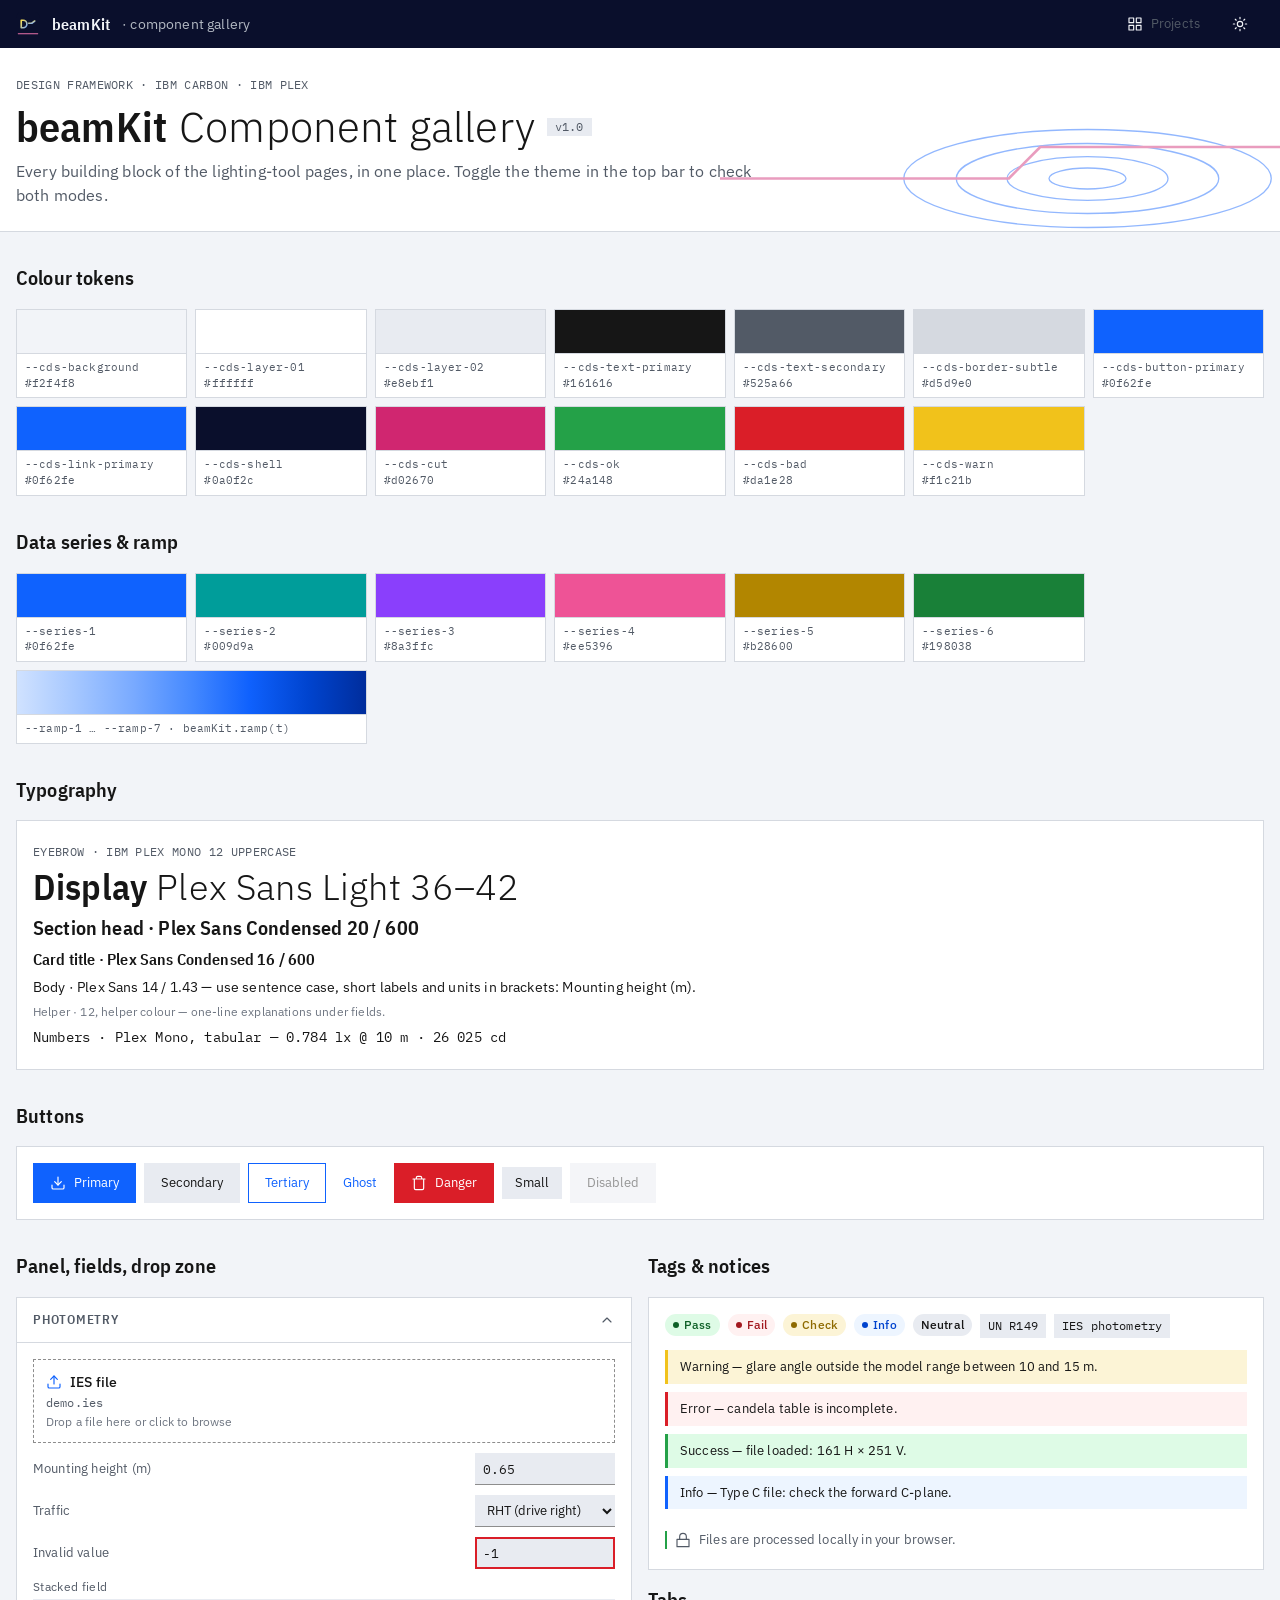
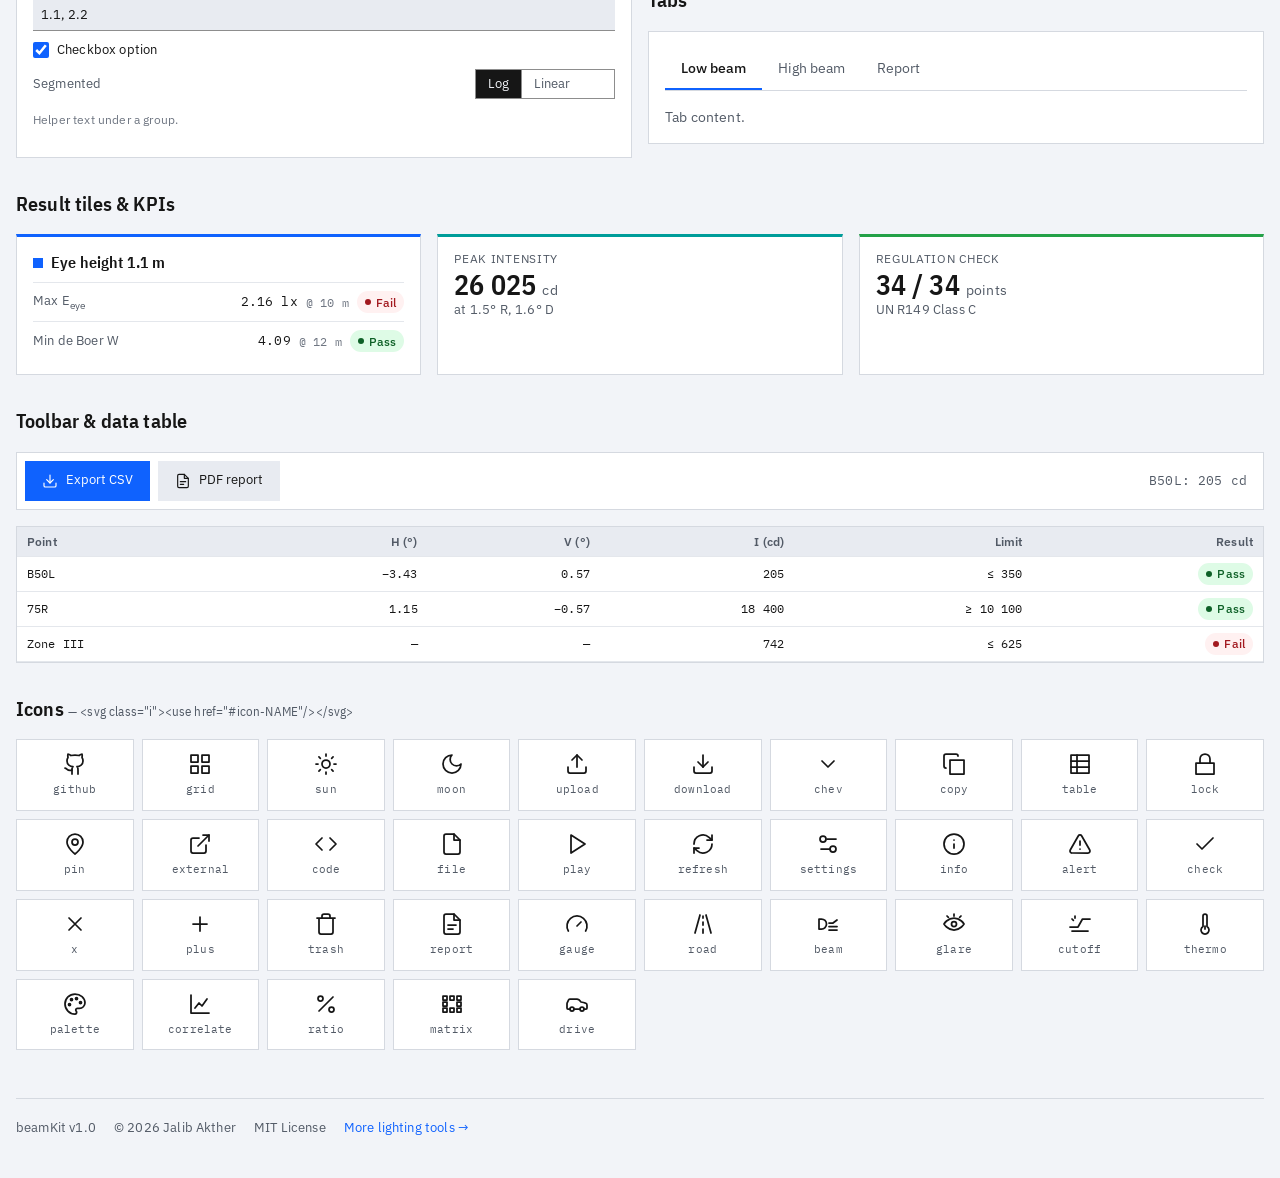
<file: beamkit/demo.html>
<!DOCTYPE html>
<html lang="en">
<head>
<meta charset="utf-8">
<meta name="viewport" content="width=device-width, initial-scale=1">
<title>beamKit — component gallery</title>
<meta name="theme-color" content="#0a0f2c">
<link rel="icon" type="image/svg+xml" href="favicon.svg">
<link rel="stylesheet" href="beamkit.css">
<script>try{var t=localStorage.getItem('theme');if(t==='light'||t==='dark')document.documentElement.setAttribute('data-theme',t)}catch(e){}</script>
<script src="beamkit.js" defer></script>
<style>
  .gal { display: grid; gap: 16px; padding-top: 16px; padding-bottom: 24px; }
  .gal h2.g { font-family: var(--font-display); font-size: 20px; font-weight: 600; margin: 16px 0 0; }
  .swatches { display: grid; grid-template-columns: repeat(auto-fill, minmax(150px, 1fr)); gap: 8px; }
  .swatch { border: 1px solid var(--cds-border-subtle); background: var(--cds-layer-01); }
  .swatch div { height: 44px; border-bottom: 1px solid var(--cds-border-subtle); }
  .swatch code { display: block; padding: 6px 8px; font-family: var(--font-mono); font-size: 11px; color: var(--cds-text-secondary); }
  .icons { display: grid; grid-template-columns: repeat(auto-fill, minmax(110px, 1fr)); gap: 8px; }
  .icons div { display: flex; flex-direction: column; align-items: center; gap: 6px; padding: 12px 4px; background: var(--cds-layer-01); border: 1px solid var(--cds-border-subtle); font-family: var(--font-mono); font-size: 11px; color: var(--cds-text-secondary); }
  .icons .i { width: 24px; height: 24px; color: var(--cds-text-primary); }
  .type p { margin: 6px 0; }
</style>
</head>
<body>
<div class="shell">
  <div class="wrap">
    <a class="shell-name" href="https://jalibakthermk.github.io/"><img src="favicon.svg" alt="" width="24" height="24"> beamKit <span class="crumb">· component gallery</span></a>
    <div class="shell-actions">
      <a href="https://jalibakthermk.github.io/"><svg class="i"><use href="#icon-grid"/></svg> <span class="lbl">Projects</span></a>
      <button type="button" data-bk-theme aria-label="Toggle light and dark theme"><svg class="i sun"><use href="#icon-sun"/></svg><svg class="i moon"><use href="#icon-moon"/></svg></button>
    </div>
  </div>
</div>

<header class="titleband">
  <svg class="motif" viewBox="0 0 640 200" fill="none" stroke="currentColor" stroke-width="1.5" aria-hidden="true">
    <ellipse cx="420" cy="140" rx="210" ry="56"/><ellipse cx="420" cy="140" rx="150" ry="40"/><ellipse cx="420" cy="140" rx="92" ry="25"/><ellipse cx="420" cy="140" rx="44" ry="12"/>
    <path class="cut" stroke-width="3" stroke-linecap="round" stroke-linejoin="round" d="M0 140H330L366 104H640"/>
  </svg>
  <div class="wrap">
    <p class="eyebrow">Design framework · IBM Carbon · IBM Plex</p>
    <h1><b>beamKit</b> Component gallery <span class="ver">v1.0</span></h1>
    <p class="sub">Every building block of the lighting-tool pages, in one place. Toggle the theme in the top bar to check both modes.</p>
  </div>
</header>

<main class="wrap gal">
  <h2 class="g">Colour tokens</h2>
  <div class="swatches" id="sw"></div>
  <h2 class="g">Data series &amp; ramp</h2>
  <div class="swatches" id="ser"></div>

  <h2 class="g">Typography</h2>
  <div class="card type">
    <p class="eyebrow">Eyebrow · IBM Plex Mono 12 uppercase</p>
    <p style="font-weight:300;font-size:36px;line-height:1.15;margin:0"><b style="font-family:var(--font-display);font-weight:600">Display</b> Plex Sans Light 36–42</p>
    <p style="font-family:var(--font-display);font-size:20px;font-weight:600">Section head · Plex Sans Condensed 20 / 600</p>
    <p style="font-family:var(--font-display);font-size:16px;font-weight:600">Card title · Plex Sans Condensed 16 / 600</p>
    <p>Body · Plex Sans 14 / 1.43 — use sentence case, short labels and units in brackets: Mounting height (m).</p>
    <p class="helper">Helper · 12, helper colour — one-line explanations under fields.</p>
    <p class="mono">Numbers · Plex Mono, tabular — 0.784 lx @ 10 m · 26 025 cd</p>
  </div>

  <h2 class="g">Buttons</h2>
  <div class="card btn-row">
    <button class="btn primary"><svg class="i"><use href="#icon-download"/></svg> Primary</button>
    <button class="btn">Secondary</button>
    <button class="btn tertiary">Tertiary</button>
    <button class="btn ghost">Ghost</button>
    <button class="btn danger"><svg class="i"><use href="#icon-trash"/></svg> Danger</button>
    <button class="btn sm">Small</button>
    <button class="btn" disabled>Disabled</button>
  </div>

  <div class="grid-2">
    <div>
      <h2 class="g" style="margin-bottom:16px">Panel, fields, drop zone</h2>
      <details class="panel" open>
        <summary><h2>Photometry</h2><svg class="i chev"><use href="#icon-chev"/></svg></summary>
        <div class="pbody">
          <label class="drop" id="dz"><input type="file"><span class="dt"><svg class="i"><use href="#icon-upload"/></svg> IES file</span><span class="fname" id="dzn">demo.ies</span><span class="dh">Drop a file here or click to browse</span></label>
          <div class="field"><label for="a">Mounting height (m)</label><input id="a" type="number" value="0.65"></div>
          <div class="field"><label for="b">Traffic</label><select id="b"><option>RHT (drive right)</option><option>LHT</option></select></div>
          <div class="field"><label for="c">Invalid value</label><input id="c" type="number" value="-1" aria-invalid="true"></div>
          <div class="field stack"><label for="d">Stacked field</label><input id="d" type="text" value="1.1, 2.2"></div>
          <label class="check"><input type="checkbox" checked> Checkbox option</label>
          <div class="field"><label>Segmented</label><div class="seg" role="group"><button aria-pressed="true">Log</button><button aria-pressed="false">Linear</button></div></div>
          <p class="helper">Helper text under a group.</p>
        </div>
      </details>
    </div>
    <div>
      <h2 class="g" style="margin-bottom:16px">Tags &amp; notices</h2>
      <div class="card">
        <div class="tags" style="margin-bottom:12px">
          <span class="chip ok"><span class="dot"></span>Pass</span><span class="chip bad"><span class="dot"></span>Fail</span>
          <span class="chip warn"><span class="dot"></span>Check</span><span class="chip info"><span class="dot"></span>Info</span>
          <span class="chip">Neutral</span><span class="tag">UN R149</span><span class="tag">IES photometry</span>
        </div>
        <div class="notice warn">Warning — glare angle outside the model range between 10 and 15 m.</div>
        <div class="notice bad">Error — candela table is incomplete.</div>
        <div class="notice ok">Success — file loaded: 161 H × 251 V.</div>
        <div class="notice info">Info — Type C file: check the forward C-plane.</div>
        <span class="privacy"><svg class="i"><use href="#icon-lock"/></svg> Files are processed locally in your browser.</span>
      </div>
      <h2 class="g" style="margin-bottom:16px">Tabs</h2>
      <div class="card">
        <div class="tabs" role="tablist"><button role="tab" aria-selected="true">Low beam</button><button role="tab" aria-selected="false">High beam</button><button role="tab" aria-selected="false">Report</button></div>
        <p class="muted" style="margin:0">Tab content.</p>
      </div>
    </div>
  </div>

  <h2 class="g">Result tiles &amp; KPIs</h2>
  <div class="tiles" style="margin:0">
    <div class="tile" style="--tile-c:var(--series-1)"><div class="t-head"><span class="sw" style="background:var(--series-1)"></span>Eye height 1.1 m</div>
      <div class="row"><span class="k">Max E<sub>eye</sub></span><span class="v">2.16 lx <small>@ 10 m</small><span class="chip bad"><span class="dot"></span>Fail</span></span></div>
      <div class="row"><span class="k">Min de Boer W</span><span class="v">4.09 <small>@ 12 m</small><span class="chip ok"><span class="dot"></span>Pass</span></span></div></div>
    <div class="tile kpi" style="--tile-c:var(--series-2)"><div class="label">Peak intensity</div><div class="value">26 025 <small>cd</small></div><div class="delta">at 1.5° R, 1.6° D</div></div>
    <div class="tile kpi" style="--tile-c:var(--cds-ok)"><div class="label">Regulation check</div><div class="value">34 / 34 <small>points</small></div><div class="delta">UN R149 Class C</div></div>
  </div>

  <h2 class="g">Toolbar &amp; data table</h2>
  <div>
    <div class="toolbar" style="margin-top:0"><button class="btn primary"><svg class="i"><use href="#icon-download"/></svg> Export CSV</button><button class="btn"><svg class="i"><use href="#icon-report"/></svg> PDF report</button><span class="note">B50L: 205 cd</span></div>
    <div class="card flush"><div class="tablewrap"><table class="data"><tr><th>Point</th><th>H (°)</th><th>V (°)</th><th>I (cd)</th><th>Limit</th><th>Result</th></tr>
      <tr><td>B50L</td><td>−3.43</td><td>0.57</td><td>205</td><td>≤ 350</td><td><span class="chip ok"><span class="dot"></span>Pass</span></td></tr>
      <tr><td>75R</td><td>1.15</td><td>−0.57</td><td>18 400</td><td>≥ 10 100</td><td><span class="chip ok"><span class="dot"></span>Pass</span></td></tr>
      <tr><td>Zone III</td><td>—</td><td>—</td><td>742</td><td>≤ 625</td><td><span class="chip bad"><span class="dot"></span>Fail</span></td></tr></table></div></div>
  </div>

  <h2 class="g">Icons <span class="muted" style="font-size:13px;font-weight:400">— &lt;svg class="i"&gt;&lt;use href="#icon-NAME"/&gt;&lt;/svg&gt;</span></h2>
  <div class="icons" id="icons"></div>
</main>

<div class="wrap foot"><footer class="bk"><span>beamKit v1.0</span><span>© 2026 Jalib Akther</span><span>MIT License</span><a href="https://jalibakthermk.github.io/">More lighting tools →</a></footer></div>

<script>
document.addEventListener('DOMContentLoaded', function () {
  const bk = window.beamKit;
  const tok = ['--cds-background','--cds-layer-01','--cds-layer-02','--cds-text-primary','--cds-text-secondary','--cds-border-subtle','--cds-button-primary','--cds-link-primary','--cds-shell','--cds-cut','--cds-ok','--cds-bad','--cds-warn'];
  function paint() {
    document.getElementById('sw').innerHTML = tok.map(t => `<div class="swatch"><div style="background:var(${t})"></div><code>${t}<br>${bk.cssVar(t)}</code></div>`).join('');
    document.getElementById('ser').innerHTML = [1,2,3,4,5,6].map(k => `<div class="swatch"><div style="background:var(--series-${k})"></div><code>--series-${k}<br>${bk.cssVar('--series-' + k)}</code></div>`).join('') +
      `<div class="swatch" style="grid-column:span 2"><div style="background:linear-gradient(90deg,${[0,.17,.33,.5,.67,.83,1].map(t => bk.ramp(t)).join(',')})"></div><code>--ramp-1 … --ramp-7 · beamKit.ramp(t)</code></div>`;
  }
  document.getElementById('icons').innerHTML = bk.icons.map(n => `<div><svg class="i"><use href="#icon-${n}"/></svg>${n}</div>`).join('');
  bk.dropZone('#dz', f => document.getElementById('dzn').textContent = f.name);
  document.querySelectorAll('.seg').forEach(g => g.addEventListener('click', e => { if (e.target.tagName === 'BUTTON') g.querySelectorAll('button').forEach(b => b.setAttribute('aria-pressed', b === e.target)); }));
  document.querySelectorAll('.tabs').forEach(g => g.addEventListener('click', e => { if (e.target.role === 'tab') g.querySelectorAll('[role=tab]').forEach(b => b.setAttribute('aria-selected', b === e.target)); }));
  bk.theme.onChange(paint); paint();
});
</script>
</body>
</html>
</file>
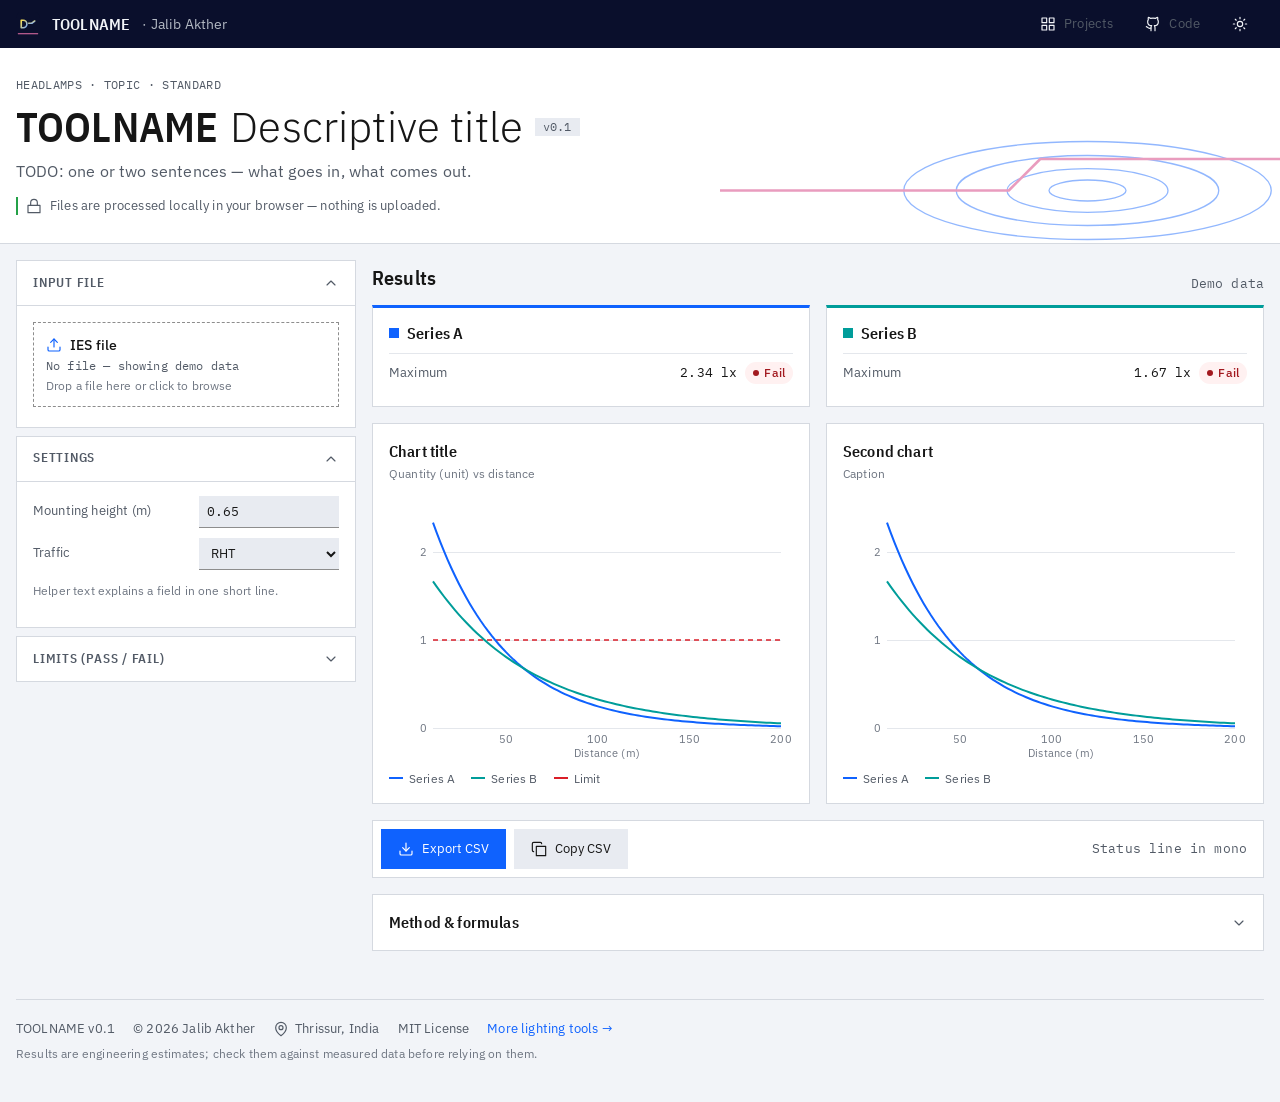
<file: beamkit/template.html>
<!DOCTYPE html>
<!--
  beamKit starter page. Copy this file to a new repo as index.html, then search for "TODO".
  It links the shared kit from the portfolio site, so every tool updates when beamKit does.
  Working offline? Copy beamkit.css + beamkit.js next to this file and change the two URLs to "beamkit.css" / "beamkit.js".
-->
<html lang="en">
<head>
<meta charset="utf-8">
<meta name="viewport" content="width=device-width, initial-scale=1">
<title>TOOLNAME — One-line purpose</title><!-- TODO -->
<meta name="description" content="TODO: one sentence on what the tool does.">
<meta name="theme-color" content="#0a0f2c">
<link rel="icon" type="image/svg+xml" href="favicon.svg">
<link rel="icon" type="image/png" sizes="32x32" href="favicon-32.png">
<link rel="apple-touch-icon" href="apple-touch-icon.png">
<link rel="stylesheet" href="https://jalibakthermk.github.io/beamkit/beamkit.css">
<script>try{var t=localStorage.getItem('theme');if(t==='light'||t==='dark')document.documentElement.setAttribute('data-theme',t)}catch(e){}</script>
<script src="https://jalibakthermk.github.io/beamkit/beamkit.js" defer></script>
<style>
  /* Tool-specific styles only. Use the --cds-* tokens; never hard-code colours. */
</style>
</head>
<body>
<a class="skip" href="#results">Skip to results</a>

<!-- ── Shell bar ── -->
<div class="shell">
  <div class="wrap">
    <a class="shell-name" href="https://jalibakthermk.github.io/"><img src="favicon.svg" alt="" width="24" height="24"> TOOLNAME <span class="crumb">· Jalib Akther</span></a>
    <div class="shell-actions">
      <a href="https://jalibakthermk.github.io/" title="All projects"><svg class="i"><use href="#icon-grid"/></svg> <span class="lbl">Projects</span></a>
      <a href="https://github.com/jalibakthermk/REPO" title="Source code"><svg class="i"><use href="#icon-github"/></svg> <span class="lbl">Code</span></a><!-- TODO: REPO -->
      <button type="button" data-bk-theme aria-label="Toggle light and dark theme" title="Toggle light / dark">
        <svg class="i sun"><use href="#icon-sun"/></svg><svg class="i moon"><use href="#icon-moon"/></svg>
      </button>
    </div>
  </div>
</div>

<!-- ── Title band ── -->
<header class="titleband">
  <svg class="motif" viewBox="0 0 640 200" fill="none" stroke="currentColor" stroke-width="1.5" aria-hidden="true">
    <ellipse cx="420" cy="140" rx="210" ry="56"/><ellipse cx="420" cy="140" rx="150" ry="40"/><ellipse cx="420" cy="140" rx="92" ry="25"/><ellipse cx="420" cy="140" rx="44" ry="12"/>
    <path class="cut" stroke-width="3" stroke-linecap="round" stroke-linejoin="round" d="M0 140H330L366 104H640"/>
  </svg>
  <div class="wrap">
    <p class="eyebrow">Headlamps · TOPIC · STANDARD</p><!-- TODO -->
    <h1><b>TOOLNAME</b> Descriptive title <span class="ver">v0.1</span></h1><!-- TODO -->
    <p class="sub">TODO: one or two sentences — what goes in, what comes out.</p>
    <span class="privacy"><svg class="i"><use href="#icon-lock"/></svg> Files are processed locally in your browser — nothing is uploaded.</span>
  </div>
</header>

<!-- ── Sidebar + results ── -->
<div class="wrap layout">
  <aside aria-label="Inputs">
    <details class="panel" open>
      <summary><h2>Input file</h2><svg class="i chev"><use href="#icon-chev"/></svg></summary>
      <div class="pbody">
        <label class="drop" id="drop1">
          <input type="file" accept=".ies,.IES,.ldt,.txt">
          <span class="dt"><svg class="i"><use href="#icon-upload"/></svg> IES file</span>
          <span class="fname" id="fname1">No file — showing demo data</span>
          <span class="dh">Drop a file here or click to browse</span>
        </label>
        <div class="notice bad" id="fileErr" hidden></div>
      </div>
    </details>

    <details class="panel" open>
      <summary><h2>Settings</h2><svg class="i chev"><use href="#icon-chev"/></svg></summary>
      <div class="pbody">
        <div class="field"><label for="h">Mounting height (m)</label><input id="h" type="number" step="0.01" value="0.65"></div>
        <div class="field"><label for="mode">Traffic</label>
          <select id="mode"><option>RHT</option><option>LHT</option></select></div>
        <p class="helper">Helper text explains a field in one short line.</p>
      </div>
    </details>

    <details class="panel">
      <summary><h2>Limits (pass / fail)</h2><svg class="i chev"><use href="#icon-chev"/></svg></summary>
      <div class="pbody">
        <div class="field"><label for="lim">Max value</label><input id="lim" type="number" step="0.1" value="1"></div>
      </div>
    </details>
  </aside>

  <section class="main" id="results">
    <div class="sec-head"><h2>Results</h2><p id="srcLine">Demo data</p></div>
    <div class="tiles" id="tiles"></div>

    <div class="charts">
      <div class="card"><h3>Chart title</h3><div class="cap">Quantity (unit) vs distance</div>
        <canvas id="c1"></canvas><div class="legend" id="lg1"></div><div class="tooltip" id="tt1"></div></div>
      <div class="card"><h3>Second chart</h3><div class="cap">Caption</div>
        <canvas id="c2"></canvas><div class="legend" id="lg2"></div></div>
    </div>

    <div class="toolbar">
      <button type="button" class="btn primary" id="csvBtn"><svg class="i"><use href="#icon-download"/></svg> Export CSV</button>
      <button type="button" class="btn" id="copyBtn"><svg class="i"><use href="#icon-copy"/></svg> <span>Copy CSV</span></button>
      <span class="note" id="note">Status line in mono</span>
    </div>

    <div class="card">
      <details class="method">
        <summary>Method &amp; formulas <svg class="i chev"><use href="#icon-chev"/></svg></summary>
        <div class="prose"><p><b>Model.</b> TODO: explain the calculation, its sources and its validity range.</p></div>
      </details>
    </div>
  </section>
</div>

<div class="wrap foot">
  <footer class="bk">
    <span>TOOLNAME v0.1</span>
    <span>© 2026 Jalib Akther</span>
    <span><svg class="i"><use href="#icon-pin"/></svg> Thrissur, India</span>
    <span>MIT License</span>
    <a href="https://jalibakthermk.github.io/">More lighting tools →</a>
    <span class="disc">Results are engineering estimates; check them against measured data before relying on them.</span>
  </footer>
</div>

<script>
document.addEventListener('DOMContentLoaded', function () {
  const bk = window.beamKit, $ = id => document.getElementById(id);
  let data = demo();

  // Demo data — TODO: replace with your parser/model
  function demo() { const d = []; for (let x = 10; x <= 200; x += 2) d.push({ x, a: 3 * Math.exp(-x / 40), b: 2 * Math.exp(-x / 55) }); return d; }

  bk.dropZone('#drop1', async file => {
    try { const text = await bk.readText(file); /* data = parse(text); */ $('fname1').textContent = file.name; $('fileErr').hidden = true; render(); }
    catch (e) { $('fileErr').textContent = file.name + ': ' + e.message; $('fileErr').hidden = false; }
  });

  function render() {
    const lim = +$('lim').value, c = bk.colors();
    const maxA = Math.max(...data.map(r => r.a)), maxB = Math.max(...data.map(r => r.b));
    $('tiles').innerHTML = [['Series A', maxA, 0], ['Series B', maxB, 1]].map(([n, v, k]) =>
      `<div class="tile" style="--tile-c:${c.series[k]}"><div class="t-head"><span class="sw" style="background:${c.series[k]}"></span>${n}</div>
       <div class="row"><span class="k">Maximum</span><span class="v">${bk.fmt(v)} lx ${bk.chip(v <= lim)}</span></div></div>`).join('');
    lineChart($('c1'), $('lg1'), lim);
    lineChart($('c2'), $('lg2'), null);
  }

  // Minimal line chart using the kit's colours — copy and adapt
  function lineChart(cv, lg, limit) {
    const c = bk.colors(), { ctx, W, H } = bk.setupCanvas(cv);
    const m = { l: 44, r: 12, t: 10, b: 34 }, pw = W - m.l - m.r, ph = H - m.t - m.b;
    const x0 = data[0].x, x1 = data[data.length - 1].x, y1 = Math.max(...data.map(r => Math.max(r.a, r.b)), limit || 0) * 1.1;
    const X = x => m.l + (x - x0) / (x1 - x0) * pw, Y = y => m.t + ph - y / y1 * ph;
    ctx.font = c.font; ctx.fillStyle = c.helper; ctx.strokeStyle = c.grid; ctx.lineWidth = 1;
    ctx.textAlign = 'right'; ctx.textBaseline = 'middle';
    for (const t of bk.niceTicks(0, y1)) { const y = Math.round(Y(t)) + .5; ctx.beginPath(); ctx.moveTo(m.l, y); ctx.lineTo(m.l + pw, y); ctx.stroke(); ctx.fillText(t, m.l - 6, y); }
    ctx.textAlign = 'center'; ctx.textBaseline = 'top';
    for (const t of bk.niceTicks(x0, x1, 6)) ctx.fillText(t, X(t), m.t + ph + 6);
    ctx.fillText('Distance (m)', m.l + pw / 2, m.t + ph + 20);
    if (limit != null) { ctx.save(); ctx.setLineDash([5, 4]); ctx.strokeStyle = c.bad; ctx.lineWidth = 1.5; ctx.beginPath(); ctx.moveTo(m.l, Y(limit)); ctx.lineTo(m.l + pw, Y(limit)); ctx.stroke(); ctx.restore(); }
    ['a', 'b'].forEach((k, i) => { ctx.strokeStyle = c.series[i]; ctx.lineWidth = 2; ctx.beginPath(); data.forEach((r, j) => j ? ctx.lineTo(X(r.x), Y(r[k])) : ctx.moveTo(X(r.x), Y(r[k]))); ctx.stroke(); });
    lg.innerHTML = `<span><i style="background:${c.series[0]}"></i>Series A</span><span><i style="background:${c.series[1]}"></i>Series B</span>` +
      (limit != null ? `<span><i style="background:${c.bad}"></i>Limit</span>` : '');
  }

  const toCSV = () => 'x,a,b\n' + data.map(r => [r.x, r.a, r.b].join(',')).join('\n');
  $('csvBtn').onclick = () => bk.download('TOOLNAME_results.csv', toCSV(), 'text/csv');
  $('copyBtn').onclick = e => bk.copy(toCSV(), e.currentTarget);
  document.querySelectorAll('aside input, aside select').forEach(el => el.addEventListener('input', bk.debounce(render, 150)));
  bk.theme.onChange(render);                                   // redraw canvases on theme change / font load
  window.addEventListener('resize', bk.debounce(render, 120));
  render();
});
</script>
</body>
</html>
</file>
<file: beamkit/beamkit.css>
/* =====================================================================
   beamKit v1.0 — design framework for Jalib Akther's lighting tools
   IBM Carbon-based: grey page, white layers, 1 px rules, square corners,
   IBM Plex type, navy shell bar. Light + dark themes.
   Docs: README.md · Demo: demo.html · MIT © 2026 Jalib Akther
   ===================================================================== */

@import url("https://fonts.googleapis.com/css2?family=IBM+Plex+Mono:wght@400;500&family=IBM+Plex+Sans:wght@300;400;500;600&family=IBM+Plex+Sans+Condensed:wght@500;600&display=swap");

/* ---------- 1. Tokens ------------------------------------------------ */
:root {
  /* Layers & text */
  --cds-background: #f2f4f8;
  --cds-layer-01: #ffffff;
  --cds-layer-02: #e8ebf1;
  --cds-layer-hover-01: #f7f9fc;
  --cds-text-primary: #161616;
  --cds-text-secondary: #525a66;
  --cds-text-helper: #6f7682;
  --cds-text-on-color: #ffffff;
  --cds-border-subtle: #d5d9e0;
  --cds-border-strong: #8d8d8d;
  --cds-grid: #e4e7ec;            /* chart grid lines, table rules */

  /* Interactive */
  --cds-button-primary: #0f62fe;
  --cds-button-primary-hover: #0353e9;
  --cds-button-primary-active: #002d9c;
  --cds-link-primary: #0f62fe;
  --cds-link-primary-hover: #0043ce;
  --cds-focus: #0f62fe;

  /* Status */
  --cds-ok: #24a148;       --cds-ok-bg: #defbe6;   --cds-ok-text: #0e6027;
  --cds-bad: #da1e28;      --cds-bad-bg: #fff1f1;  --cds-bad-text: #a2191f;
  --cds-warn: #f1c21b;     --cds-warn-bg: #fcf4d6; --cds-warn-text: #8e6a00;
  --cds-info-bg: #edf5ff;  --cds-info-text: #0043ce;

  /* Brand */
  --cds-shell: #0a0f2c;
  --cds-shell-text: #f2f4f8;
  --cds-shell-hover: #2a3050;
  --cds-cut: #d02670;      /* cut-off line accent (motifs, highlights) */

  /* Data series — use in this order; never use --cds-bad for a series (it is the limit colour) */
  --series-1: #0f62fe; --series-2: #009d9a; --series-3: #8a3ffc;
  --series-4: #ee5396; --series-5: #b28600; --series-6: #198038;
  /* Sequential ramp for heat maps / isocandela (light → dark) */
  --ramp-1: #d0e2ff; --ramp-2: #a6c8ff; --ramp-3: #78a9ff; --ramp-4: #4589ff;
  --ramp-5: #0f62fe; --ramp-6: #0043ce; --ramp-7: #002d9c;

  /* Type */
  --font-display: "IBM Plex Sans Condensed", "IBM Plex Sans", "Arial Narrow", sans-serif;
  --font-body: "IBM Plex Sans", "Segoe UI", Roboto, Helvetica, Arial, sans-serif;
  --font-mono: "IBM Plex Mono", ui-monospace, "SFMono-Regular", Consolas, monospace;

  /* Spacing scale (Carbon 2x grid) */
  --sp-1: 4px; --sp-2: 8px; --sp-3: 12px; --sp-4: 16px; --sp-5: 24px; --sp-6: 32px; --sp-7: 48px; --sp-8: 64px;

  /* Layout */
  --shell-h: 48px;
  --sidebar-w: 340px;
  --page-max: 1584px;
  --radius: 0px;

  color-scheme: light;
}

/* Dark values — applied by system preference unless the user picked light, or explicitly via data-theme="dark" */
@media (prefers-color-scheme: dark) {
  :root:not([data-theme="light"]) {
    --cds-background: #121417; --cds-layer-01: #1d2025; --cds-layer-02: #272b31; --cds-layer-hover-01: #23272d;
    --cds-text-primary: #f2f4f8; --cds-text-secondary: #b4bac4; --cds-text-helper: #8d939d;
    --cds-border-subtle: #363b43; --cds-border-strong: #6f6f6f; --cds-grid: #2c3037;
    --cds-link-primary: #78a9ff; --cds-link-primary-hover: #a6c8ff; --cds-focus: #ffffff;
    --cds-ok: #42be65; --cds-ok-bg: #044317; --cds-ok-text: #6fdc8c;
    --cds-bad: #fa4d56; --cds-bad-bg: #520408; --cds-bad-text: #ffb3b8;
    --cds-warn-bg: #3d3000; --cds-warn-text: #f1c21b;
    --cds-info-bg: #001d6c; --cds-info-text: #a6c8ff;
    --cds-shell: #060914; --cds-cut: #ff7eb6;
    --series-1: #78a9ff; --series-2: #08bdba; --series-3: #be95ff;
    --series-4: #ff7eb6; --series-5: #d2a106; --series-6: #42be65;
    color-scheme: dark;
  }
}
:root[data-theme="dark"] {
  --cds-background: #121417; --cds-layer-01: #1d2025; --cds-layer-02: #272b31; --cds-layer-hover-01: #23272d;
  --cds-text-primary: #f2f4f8; --cds-text-secondary: #b4bac4; --cds-text-helper: #8d939d;
  --cds-border-subtle: #363b43; --cds-border-strong: #6f6f6f; --cds-grid: #2c3037;
  --cds-link-primary: #78a9ff; --cds-link-primary-hover: #a6c8ff; --cds-focus: #ffffff;
  --cds-ok: #42be65; --cds-ok-bg: #044317; --cds-ok-text: #6fdc8c;
  --cds-bad: #fa4d56; --cds-bad-bg: #520408; --cds-bad-text: #ffb3b8;
  --cds-warn-bg: #3d3000; --cds-warn-text: #f1c21b;
  --cds-info-bg: #001d6c; --cds-info-text: #a6c8ff;
  --cds-shell: #060914; --cds-cut: #ff7eb6;
  --series-1: #78a9ff; --series-2: #08bdba; --series-3: #be95ff;
  --series-4: #ff7eb6; --series-5: #d2a106; --series-6: #42be65;
  color-scheme: dark;
}

/* ---------- 2. Base -------------------------------------------------- */
*, *::before, *::after { box-sizing: border-box; }
html { scroll-padding-top: calc(var(--shell-h) + 16px); }
body {
  margin: 0; background: var(--cds-background); color: var(--cds-text-primary);
  font-family: var(--font-body); font-size: 14px; line-height: 1.43; letter-spacing: .16px;
  -webkit-font-smoothing: antialiased;
}
a { color: var(--cds-link-primary); text-decoration: none; }
a:hover { color: var(--cds-link-primary-hover); text-decoration: underline; }
a, button, input, select, textarea { transition: background-color .15s ease, border-color .15s ease, color .15s ease; }
:focus-visible { outline: 2px solid var(--cds-focus); outline-offset: 2px; }
sub, sup { font-size: .75em; }
h1, h2, h3, h4 { text-wrap: balance; }
.mono, .num { font-family: var(--font-mono); font-variant-numeric: tabular-nums; }
.muted { color: var(--cds-text-secondary); }
.helper { color: var(--cds-text-helper); font-size: 12px; line-height: 1.45; }
.sr-only { position: absolute; width: 1px; height: 1px; overflow: hidden; clip: rect(0 0 0 0); white-space: nowrap; }
.wrap { max-width: var(--page-max); margin: 0 auto; padding: 0 var(--sp-4); }
.wrap.narrow { max-width: 1312px; }
.skip { position: absolute; left: 16px; top: -64px; z-index: 50; background: var(--cds-button-primary); color: #fff; padding: 12px 16px; }
.skip:focus { top: 8px; color: #fff; }

/* Icons: <svg class="i"><use href="#icon-NAME"/></svg> (sprite injected by beamkit.js) */
.i { width: 16px; height: 16px; flex-shrink: 0; fill: none; stroke: currentColor; stroke-width: 1.75; stroke-linecap: round; stroke-linejoin: round; vertical-align: -3px; }
.i.lg { width: 32px; height: 32px; stroke-width: 1.5; }

/* ---------- 3. Shell bar --------------------------------------------- */
.shell { position: sticky; top: 0; z-index: 20; background: var(--cds-shell); color: var(--cds-shell-text); }
.shell .wrap { display: flex; align-items: center; justify-content: space-between; height: var(--shell-h); }
.shell-name { display: flex; align-items: center; gap: 12px; font-family: var(--font-display); font-weight: 600; font-size: 16px; letter-spacing: .01em; color: inherit; }
.shell-name:hover { color: inherit; text-decoration: none; }
.shell-name img { width: 24px; height: 24px; display: block; }
.shell-name .crumb { font-family: var(--font-body); font-weight: 400; font-size: 14px; color: #b4bac4; }
.shell-actions { display: flex; align-items: center; }
.shell-actions a, .shell-actions button {
  display: inline-flex; align-items: center; gap: 8px; height: var(--shell-h); padding: 0 16px; border: 0; border-radius: 0;
  background: transparent; color: var(--cds-shell-text); font: inherit; font-size: 14px; cursor: pointer;
  transition: background-color .15s ease;   /* no colour fade on load */
}
.shell-actions a:hover, .shell-actions button:hover { background: var(--cds-shell-hover); color: var(--cds-shell-text); text-decoration: none; }
.shell :focus-visible { outline-color: #fff; outline-offset: -2px; }
/* Theme toggle icons */
[data-bk-theme] .moon { display: none; }
:root[data-theme="dark"] [data-bk-theme] .sun { display: none; }
:root[data-theme="dark"] [data-bk-theme] .moon { display: block; }
@media (prefers-color-scheme: dark) {
  :root:not([data-theme="light"]) [data-bk-theme] .sun { display: none; }
  :root:not([data-theme="light"]) [data-bk-theme] .moon { display: block; }
}

/* ---------- 4. Title band (tool header) ------------------------------ */
.titleband { position: relative; overflow: hidden; background: var(--cds-layer-01); border-bottom: 1px solid var(--cds-border-subtle); }
.titleband .wrap { position: relative; z-index: 1; padding-top: 28px; padding-bottom: 24px; }
.eyebrow { font-family: var(--font-mono); font-size: 12px; letter-spacing: .32px; text-transform: uppercase; color: var(--cds-text-secondary); margin: 0 0 10px; }
.titleband h1 { margin: 0 0 8px; font-weight: 300; font-size: clamp(30px, 3.4vw, 42px); line-height: 1.15; display: flex; align-items: baseline; gap: 12px; flex-wrap: wrap; }
.titleband h1 b { font-weight: 600; font-family: var(--font-display); }
.ver { font-family: var(--font-mono); font-size: 12px; font-weight: 400; padding: 2px 8px; background: var(--cds-layer-02); color: var(--cds-text-secondary); align-self: center; }
.titleband .sub { margin: 0; color: var(--cds-text-secondary); font-size: 16px; line-height: 1.5; max-width: 760px; }
.privacy { display: inline-flex; align-items: center; gap: 8px; margin-top: 14px; font-size: 12.5px; color: var(--cds-text-secondary); border-left: 2px solid var(--cds-ok); padding-left: 8px; }
.motif { position: absolute; right: 0; bottom: 0; width: min(44%, 560px); height: auto; color: var(--cds-button-primary); opacity: .45; pointer-events: none; }
.motif .cut { stroke: var(--cds-cut); }
@media (max-width: 1055px) { .motif { display: none; } }

/* ---------- 5. Tool layout: sidebar + main --------------------------- */
.layout { display: grid; grid-template-columns: var(--sidebar-w) minmax(0, 1fr); gap: var(--sp-4); padding-top: var(--sp-4); padding-bottom: var(--sp-5); align-items: start; }
.layout > aside { position: sticky; top: calc(var(--shell-h) + 16px); max-height: calc(100vh - var(--shell-h) - 32px); overflow: auto; scrollbar-width: thin; display: flex; flex-direction: column; gap: var(--sp-2); }
.layout > .main { min-width: 0; }
.layout.no-sidebar { grid-template-columns: minmax(0, 1fr); }
@media (max-width: 900px) {
  .layout { grid-template-columns: 1fr; }
  .layout > .main { order: -1; }          /* results first on phones */
  .layout > aside { position: static; max-height: none; overflow: visible; }
}

/* ---------- 6. Panels (collapsible input groups) --------------------- */
/* <details class="panel" open><summary><h2>Title</h2><svg class="i chev">…</svg></summary><div class="pbody">…</div></details> */
.panel { background: var(--cds-layer-01); border: 1px solid var(--cds-border-subtle); }
.panel > summary { list-style: none; display: flex; align-items: center; justify-content: space-between; gap: 8px; min-height: 44px; padding: 0 16px; cursor: pointer; user-select: none; }
.panel > summary::-webkit-details-marker { display: none; }
.panel > summary:hover { background: var(--cds-layer-hover-01); }
.panel > summary:focus-visible { outline-offset: -2px; }
.panel h2 { margin: 0; font-family: var(--font-display); font-size: 13px; font-weight: 600; text-transform: uppercase; letter-spacing: .06em; color: var(--cds-text-secondary); }
.chev { transition: transform .15s ease; color: var(--cds-text-secondary); }
details[open] > summary .chev { transform: rotate(180deg); }
.pbody { padding: 4px 16px 16px; border-top: 1px solid var(--cds-border-subtle); }
div.panel { padding: 16px; }          /* non-collapsible variant */
div.panel > h2 { margin-bottom: 8px; }

/* ---------- 7. Form fields ------------------------------------------- */
/* Inline row: <div class="field"><label for="x">Label</label><input id="x"></div>
   Stacked:    <div class="field stack">…</div> */
.field { display: grid; grid-template-columns: 1fr 140px; align-items: center; gap: 10px; margin: 10px 0; }
.field.stack { grid-template-columns: 1fr; gap: 4px; }
.field label, .lbl { color: var(--cds-text-secondary); font-size: 13px; line-height: 1.3; }
.field.stack label { font-size: 12px; letter-spacing: .32px; }
.field input, .field select, .field textarea, .input {
  width: 100%; height: 32px; padding: 0 8px; border: 0; border-bottom: 1px solid var(--cds-border-strong); border-radius: 0;
  background: var(--cds-layer-02); color: var(--cds-text-primary); font: inherit; font-size: 13px;
}
.field textarea { height: auto; min-height: 72px; padding: 8px; resize: vertical; }
.field input[type=number], .field input[type=text].mono { font-family: var(--font-mono); font-size: 12.5px; }
.field input:hover, .field select:hover, .field textarea:hover { background: var(--cds-layer-hover-01); }
.field input:focus, .field select:focus, .field textarea:focus, .input:focus { outline: 2px solid var(--cds-focus); outline-offset: -2px; }
.field input[aria-invalid="true"] { outline: 2px solid var(--cds-bad); outline-offset: -2px; }
.field .helper { grid-column: 1 / -1; margin: -4px 0 0; }
.field.lg input, .field.lg select { height: 40px; font-size: 14px; }
.check { display: flex; align-items: center; gap: 8px; font-size: 13px; margin: 8px 0; cursor: pointer; }
.check input { width: 16px; height: 16px; accent-color: var(--cds-button-primary); margin: 0; }
input[type=range] { width: 100%; accent-color: var(--cds-button-primary); }

/* Segmented control: <div class="seg" role="group"><button aria-pressed="true">A</button><button aria-pressed="false">B</button></div> */
.seg { display: inline-flex; border: 1px solid var(--cds-border-strong); }
.seg button { border: 0; border-radius: 0; background: transparent; color: var(--cds-text-secondary); padding: 5px 12px; font: inherit; font-size: 12.5px; cursor: pointer; }
.seg button + button { border-left: 1px solid var(--cds-border-strong); }
.seg button:hover { background: var(--cds-layer-02); }
.seg button[aria-pressed="true"] { background: var(--cds-text-primary); color: var(--cds-background); }

/* ---------- 8. File drop zone ---------------------------------------- */
/* <label class="drop" data-bk-drop><input type="file"><span class="dt">…</span><span class="fname">—</span><span class="dh">Drop a file…</span></label> */
.drop { position: relative; display: flex; flex-direction: column; gap: 2px; margin: 12px 0 4px; padding: 12px; border: 1px dashed var(--cds-border-strong); background: var(--cds-layer-01); cursor: pointer; }
.drop:hover, .drop.over { border-color: var(--cds-button-primary); background: var(--cds-layer-hover-01); }
.drop.over { border-style: solid; }
.drop:focus-within { outline: 2px solid var(--cds-focus); outline-offset: -2px; }
.drop input[type=file] { position: absolute; width: 1px; height: 1px; opacity: 0; pointer-events: none; }
.drop .dt { display: flex; align-items: center; gap: 8px; font-weight: 500; color: var(--cds-text-primary); }
.drop .dt .i { color: var(--cds-link-primary); }
.drop .dh { font-size: 12px; color: var(--cds-text-helper); font-weight: 400; }
.fname { font-family: var(--font-mono); font-size: 12px; color: var(--cds-text-secondary); word-break: break-all; }
.drop.big { align-items: center; text-align: center; padding: 32px 16px; }
.drop.big .dt { flex-direction: column; font-size: 16px; }
.drop.big .dt .i { width: 32px; height: 32px; stroke-width: 1.5; }

/* ---------- 9. Buttons ----------------------------------------------- */
.btn {
  display: inline-flex; align-items: center; justify-content: center; gap: 8px; min-height: 40px; padding: 0 16px;
  border: 1px solid transparent; border-radius: var(--radius); background: var(--cds-layer-02); color: var(--cds-text-primary);
  font: inherit; font-size: 13px; cursor: pointer; text-decoration: none; white-space: nowrap;
}
.btn:hover { background: var(--cds-layer-hover-01); border-color: var(--cds-border-strong); color: var(--cds-text-primary); text-decoration: none; }
.btn.primary { background: var(--cds-button-primary); color: var(--cds-text-on-color); }
.btn.primary:hover { background: var(--cds-button-primary-hover); border-color: transparent; color: var(--cds-text-on-color); }
.btn.primary:active { background: var(--cds-button-primary-active); }
.btn.tertiary { background: transparent; border-color: var(--cds-button-primary); color: var(--cds-link-primary); }
.btn.tertiary:hover { background: var(--cds-button-primary); color: var(--cds-text-on-color); }
.btn.ghost { background: transparent; color: var(--cds-link-primary); min-height: 32px; padding: 0 8px; font-size: 12.5px; }
.btn.ghost:hover { background: var(--cds-layer-02); border-color: transparent; color: var(--cds-link-primary); }
.btn.danger { background: var(--cds-bad); color: #fff; }
.btn.sm { min-height: 32px; padding: 0 12px; font-size: 12.5px; }
.btn.lg { min-height: 48px; font-size: 14px; }
.btn:disabled, .btn[aria-disabled="true"] { opacity: .45; cursor: not-allowed; pointer-events: none; }
.btn-row { display: flex; gap: 8px; flex-wrap: wrap; align-items: center; }

/* ---------- 10. Section heads, tiles, tags --------------------------- */
.sec-head { display: flex; align-items: flex-end; justify-content: space-between; gap: 12px; flex-wrap: wrap; margin: 4px 0 12px; }
.sec-head h2 { margin: 0; font-family: var(--font-display); font-size: 20px; font-weight: 600; }
.sec-head p { margin: 0; color: var(--cds-text-secondary); font-size: 12.5px; font-family: var(--font-mono); }

.tiles { display: grid; grid-template-columns: repeat(auto-fit, minmax(260px, 1fr)); gap: var(--sp-4); margin-bottom: var(--sp-4); }
.tile { background: var(--cds-layer-01); border: 1px solid var(--cds-border-subtle); border-top: 3px solid var(--tile-c, var(--cds-button-primary)); padding: 14px 16px; }
.tile .t-head { display: flex; align-items: center; gap: 8px; font-family: var(--font-display); font-size: 16px; font-weight: 600; margin-bottom: 8px; }
.tile .row { display: grid; grid-template-columns: 1fr auto; align-items: center; gap: 4px 8px; padding: 8px 0; border-top: 1px solid var(--cds-grid); }
.tile .row:first-of-type { border-top: none; }
.tile .k { color: var(--cds-text-secondary); font-size: 13px; }
.tile .v { font-family: var(--font-mono); font-variant-numeric: tabular-nums; text-align: right; font-size: 13px; display: flex; align-items: center; justify-content: flex-end; gap: 8px; flex-wrap: wrap; }
.tile .v small { color: var(--cds-text-helper); font-size: 12px; }
/* KPI tile: big number */
.kpi .label { font-size: 11.5px; text-transform: uppercase; letter-spacing: .06em; color: var(--cds-text-secondary); }
.kpi .value { font-family: var(--font-display); font-size: 28px; font-weight: 600; line-height: 1.2; font-variant-numeric: tabular-nums; }
.kpi .value small { font-family: var(--font-body); font-size: 14px; font-weight: 400; color: var(--cds-text-secondary); }
.kpi .delta { font-size: 12.5px; color: var(--cds-text-secondary); }

.sw { display: inline-block; width: 10px; height: 10px; flex-shrink: 0; }

/* Status tags: <span class="chip ok"><span class="dot"></span>Pass</span> */
.chip { display: inline-flex; align-items: center; gap: 5px; height: 22px; padding: 0 8px; border-radius: 12px; font-family: var(--font-body); font-size: 12px; font-weight: 500; background: var(--cds-layer-02); color: var(--cds-text-primary); white-space: nowrap; }
.chip.ok { background: var(--cds-ok-bg); color: var(--cds-ok-text); }
.chip.bad { background: var(--cds-bad-bg); color: var(--cds-bad-text); }
.chip.warn { background: var(--cds-warn-bg); color: var(--cds-warn-text); }
.chip.info { background: var(--cds-info-bg); color: var(--cds-info-text); }
.chip .dot { width: 6px; height: 6px; border-radius: 50%; background: currentColor; }
/* Square metadata tag */
.tag { display: inline-flex; align-items: center; height: 24px; padding: 0 8px; background: var(--cds-layer-02); color: var(--cds-text-primary); font-family: var(--font-mono); font-size: 12px; }
.tags { display: flex; flex-wrap: wrap; gap: 8px; }

/* ---------- 11. Cards & charts --------------------------------------- */
.card { background: var(--cds-layer-01); border: 1px solid var(--cds-border-subtle); padding: var(--sp-4); position: relative; min-width: 0; }
.card.flush { padding: 0; }
.card + .card { margin-top: var(--sp-4); }
.grid-2 > .card + .card, .grid-3 > .card + .card, .charts > .card + .card { margin-top: 0; }
.card h3 { margin: 0 0 2px; font-family: var(--font-display); font-size: 16px; font-weight: 600; }
.card .cap { color: var(--cds-text-helper); font-size: 12px; margin-bottom: 10px; }
.card-head { display: flex; align-items: flex-start; justify-content: space-between; gap: 12px; flex-wrap: wrap; margin-bottom: 10px; }
.card-head .cap { margin-bottom: 0; }
.charts, .grid-2 { display: grid; grid-template-columns: 1fr 1fr; gap: var(--sp-4); }
.grid-3 { display: grid; grid-template-columns: repeat(3, 1fr); gap: var(--sp-4); }
@media (max-width: 1200px) { .charts, .grid-2 { grid-template-columns: 1fr; } }
@media (max-width: 1055px) { .grid-3 { grid-template-columns: 1fr 1fr; } }
@media (max-width: 671px)  { .grid-3 { grid-template-columns: 1fr; } }
.chart, .card canvas { width: 100%; height: 270px; display: block; touch-action: pan-y; }
.chart.tall, .card canvas.tall { height: 380px; }
.legend { display: flex; gap: 6px 16px; flex-wrap: wrap; font-size: 12px; color: var(--cds-text-secondary); margin: 8px 0 0; align-items: center; }
.legend span { display: inline-flex; align-items: center; gap: 6px; }
.legend i { display: inline-block; width: 14px; height: 2px; }
.legend i.dash { background: repeating-linear-gradient(90deg, currentColor 0 4px, transparent 4px 7px) !important; height: 2px; }
.tooltip { position: absolute; pointer-events: none; background: var(--cds-layer-01); border: 1px solid var(--cds-border-strong); padding: 6px 10px; font-family: var(--font-mono); font-size: 12px; box-shadow: 0 2px 8px rgba(0,0,0,.18); display: none; white-space: nowrap; z-index: 5; font-variant-numeric: tabular-nums; }

/* ---------- 12. Toolbar, table, notices ------------------------------ */
.toolbar { display: flex; gap: 8px; align-items: center; flex-wrap: wrap; margin: var(--sp-4) 0; padding: 8px; background: var(--cds-layer-01); border: 1px solid var(--cds-border-subtle); }
.toolbar .note, .toolbar .end { margin-left: auto; font-family: var(--font-mono); font-size: 12.5px; color: var(--cds-text-secondary); padding-right: 8px; }

table.data { border-collapse: collapse; width: 100%; font-size: 12px; font-family: var(--font-mono); font-variant-numeric: tabular-nums; }
table.data th, table.data td { padding: 6px 10px; border-bottom: 1px solid var(--cds-grid); text-align: right; white-space: nowrap; }
table.data th:first-child, table.data td:first-child, table.data .l { text-align: left; }
table.data th { color: var(--cds-text-secondary); font-family: var(--font-body); font-weight: 600; position: sticky; top: 0; background: var(--cds-layer-02); }
table.data tr:hover td { background: var(--cds-layer-hover-01); }
.tablewrap { max-height: 420px; overflow: auto; }

/* Notification: <div class="notice warn">…</div>  (warn | bad | ok | info) */
.notice { border-left: 3px solid var(--cds-warn); padding: 8px 12px; background: var(--cds-warn-bg); color: var(--cds-text-primary); font-size: 12.5px; margin: 8px 0; }
.notice.bad { border-left-color: var(--cds-bad); background: var(--cds-bad-bg); }
.notice.ok { border-left-color: var(--cds-ok); background: var(--cds-ok-bg); }
.notice.info { border-left-color: var(--cds-button-primary); background: var(--cds-info-bg); }
.notice[hidden] { display: none; }

/* Prose block (method & formulas, about) */
.prose { color: var(--cds-text-secondary); font-size: 12.5px; line-height: 1.6; }
.prose p { margin: 10px 0; max-width: 110ch; }
.prose b, .prose strong { color: var(--cds-text-primary); }
.prose code { font-family: var(--font-mono); font-size: 12px; background: var(--cds-layer-02); padding: 1px 4px; }
details.method > summary { cursor: pointer; font-family: var(--font-display); font-weight: 600; font-size: 16px; list-style: none; display: flex; align-items: center; justify-content: space-between; }
details.method > summary::-webkit-details-marker { display: none; }

/* Tabs: <div class="tabs" role="tablist"><button role="tab" aria-selected="true">…</button></div> */
.tabs { display: flex; gap: 0; border-bottom: 1px solid var(--cds-border-subtle); margin-bottom: var(--sp-4); overflow-x: auto; }
.tabs [role=tab] { border: 0; border-bottom: 2px solid transparent; background: transparent; color: var(--cds-text-secondary); padding: 10px 16px; font: inherit; font-size: 14px; cursor: pointer; white-space: nowrap; border-radius: 0; }
.tabs [role=tab]:hover { color: var(--cds-text-primary); background: var(--cds-layer-hover-01); }
.tabs [role=tab][aria-selected="true"] { color: var(--cds-text-primary); border-bottom-color: var(--cds-button-primary); font-weight: 500; }

/* ---------- 13. Footer ----------------------------------------------- */
.foot { padding-bottom: 40px; }
footer.bk { margin-top: var(--sp-5); padding-top: 20px; border-top: 1px solid var(--cds-border-subtle); color: var(--cds-text-secondary); font-size: 13px; display: flex; flex-wrap: wrap; gap: 6px 18px; align-items: center; }
footer.bk span { display: inline-flex; align-items: center; gap: 6px; }
footer.bk .disc { flex-basis: 100%; color: var(--cds-text-helper); font-size: 12px; }

/* ---------- 14. Responsive & motion ---------------------------------- */
@media (max-width: 671px) {
  .shell-actions .lbl, .shell-name .crumb { display: none; }
  .titleband .wrap { padding-top: 20px; padding-bottom: 18px; }
  .toolbar .note, .toolbar .end { margin-left: 0; flex-basis: 100%; }
  .btn.block-sm { width: 100%; }
}
@media (prefers-reduced-motion: reduce) { * { transition: none !important; scroll-behavior: auto !important; } }
@media print {
  .shell, .layout > aside, .toolbar, .skip, .motif { display: none !important; }
  .layout { grid-template-columns: 1fr; }
  body { background: #fff; }
  .card, .tile { break-inside: avoid; }
}
</file>
